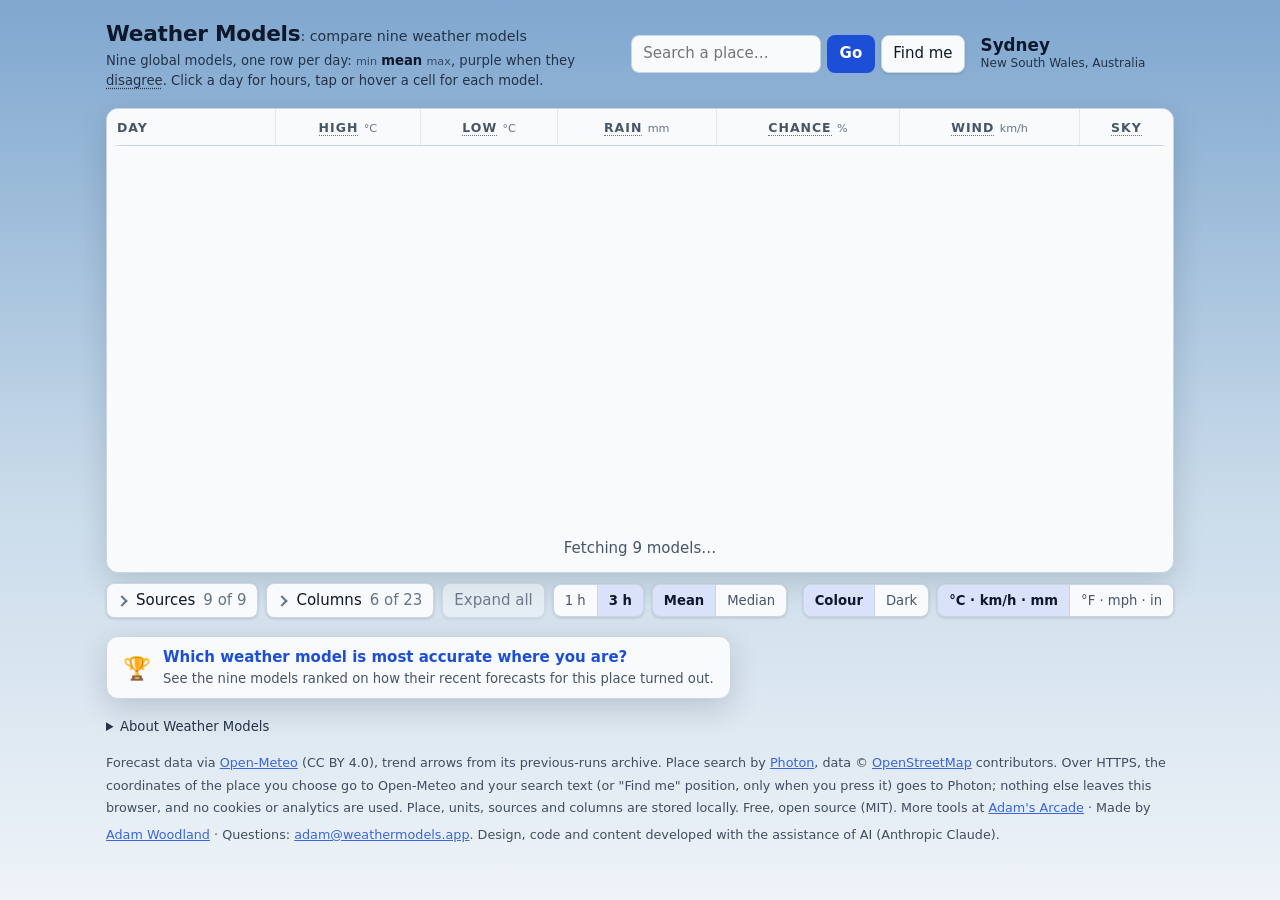
<file: index.html>
<!DOCTYPE html>
<html lang="en-GB">
<head>
<meta charset="utf-8">
<meta name="viewport" content="width=device-width, initial-scale=1">
<title>Weather Models — compare nine forecast models in one table</title>
<meta name="description" content="Compare nine weather models side by side, ECMWF, GFS, ICON, UKMO and more: the min, mean and max forecast for temperature, rain and wind, day by day. Free.">
<link rel="canonical" href="https://weathermodels.app/">

<meta property="og:type"        content="website">
<meta property="og:url"         content="https://weathermodels.app/">
<meta property="og:site_name"   content="Weather Models">
<meta property="og:title"       content="Weather Models — compare nine forecast models in one table">
<meta property="og:description" content="Every cell shows the min, mean and max across nine global weather models, one row per day. Free, no account, nothing tracked.">
<meta property="og:image"       content="https://weathermodels.app/og-image.png">
<meta property="og:image:width"  content="1200">
<meta property="og:image:height" content="630">
<meta property="og:image:alt"   content="Weather Models: a forecast table where each cell shows the minimum, mean and maximum across nine weather models">
<meta property="og:locale"      content="en_GB">
<meta name="twitter:card"        content="summary_large_image">
<meta name="twitter:title"       content="Weather Models — compare nine forecast models in one table">
<meta name="twitter:description" content="Every cell shows the min, mean and max across nine global weather models, one row per day. Free, no account, nothing tracked.">
<meta name="twitter:image"       content="https://weathermodels.app/og-image.png">
<meta name="twitter:image:alt"   content="Weather Models: a forecast table where each cell shows the minimum, mean and maximum across nine weather models">

<link rel="icon" href="/favicon.ico" sizes="48x48">
<link rel="icon" href="/favicon.svg" type="image/svg+xml">
<link rel="apple-touch-icon" href="/apple-touch-icon.png">
<link rel="manifest" href="/manifest.json">
<meta name="theme-color" content="#b7cde2">
<meta name="robots" content="index, follow">
<link rel="stylesheet" href="style.css">
<script src="theme-boot.js"></script>

<script type="application/ld+json">
{
  "@context": "https://schema.org",
  "@type": "WebApplication",
  "name": "Weather Models",
  "alternateName": ["weathermodels.app", "Mean Weather"],
  "url": "https://weathermodels.app/",
  "description": "Compare nine global weather forecast models side by side. Every cell shows the minimum, mean and maximum forecast across the models, one row per day, with hourly detail on demand. Runs entirely in the browser; free, no account, nothing tracked.",
  "applicationCategory": "UtilitiesApplication",
  "operatingSystem": "Any",
  "browserRequirements": "Requires JavaScript",
  "image": "https://weathermodels.app/og-image.png",
  "inLanguage": "en-GB",
  "isAccessibleForFree": true,
  "offers": { "@type": "Offer", "price": "0", "priceCurrency": "GBP" },
  "author": { "@type": "Person", "name": "Adam Woodland", "url": "https://adamwoodland.com/" }
}
</script>
<script type="application/ld+json">
{
 "@context": "https://schema.org",
 "@type": "FAQPage",
 "mainEntity": [
  {
   "@type": "Question",
   "name": "What do the three numbers in a cell mean?",
   "acceptedAnswer": {
    "@type": "Answer",
    "text": "The lowest, the mean (or the median, switchable in the toolbar) and the highest forecast across the weather models that are switched on. Purple outer numbers mean the models disagree by more than usual for that column. The big number is tinted by its value: blue for cold or wet, orange and red for hot, strong wind or high UV; ordinary values stay plain."
   }
  },
  {
   "@type": "Question",
   "name": "Which weather models are compared?",
   "acceptedAnswer": {
    "@type": "Answer",
    "text": "Nine global models, fetched through Open-Meteo: ECMWF IFS, ECMWF AIFS (AI), NOAA GFS, DWD ICON, Met Office UKMO, Météo-France ARPEGE, ECCC GEM, JMA and CMA GRAPES. The \"seamless\" variants blend in each agency's regional high-resolution model where one exists, so the same list works anywhere in the world. More about each one: weather models explained."
   }
  },
  {
   "@type": "Question",
   "name": "What do the small arrows mean?",
   "acceptedAnswer": {
    "@type": "Answer",
    "text": "On most number columns an arrow shows that the models' average for that day has moved since their forecast for it made three days ahead (or two, or one), using Open-Meteo's archive of previous runs: by at least 1° for temperatures and dew point, 1 mm of rain, 1 cm of snow, 5 km/h of wind (4 for the day's average, 8 for gusts), 15% cloud, 8% humidity, 3 hPa of pressure or an hour of sunshine. Only the next few days have one: further ahead, the archive has nothing older than the latest forecast to compare with. Chance, UV, visibility and the low, mid and high cloud layers have no arrow because the archive does not keep them. Hover or tap the cell for the change."
   }
  },
  {
   "@type": "Question",
   "name": "Why can the times be an hour off around a clock change?",
   "acceptedAnswer": {
    "@type": "Answer",
    "text": "Open-Meteo, which supplies the forecasts, gives every time at one fixed offset from UTC: the place's offset now. If the clocks change during the forecast, the times after the change stay on the old clock, an hour off local time, and so do the edges of those days. When that happens, the line under the place name says so. A day's rain adds up the hours stamped 00:00 to 23:00, each of which is the total for the hour before it."
   }
  },
  {
   "@type": "Question",
   "name": "Is anything tracked or uploaded?",
   "acceptedAnswer": {
    "@type": "Answer",
    "text": "Nothing is tracked: no cookies, no accounts, no analytics. Two things do leave your browser, both over HTTPS: the coordinates of the place you choose go to Open-Meteo to fetch the forecasts, and the text you type in the search box (or your position, if you press \"Find me\") goes to Photon to look the place up. Your settings are stored in this browser only."
   }
  }
 ]
}
</script>
</head>
<body>
<a class="skip" href="#main">Skip to content</a>
<svg class="sprite" xmlns="http://www.w3.org/2000/svg" aria-hidden="true" focusable="false">
  <symbol id="i-sun" viewBox="0 0 24 24"><circle cx="12" cy="12" r="4"/><path d="M12 2v2M12 20v2M2 12h2M20 12h2M4.9 4.9l1.4 1.4M17.7 17.7l1.4 1.4M4.9 19.1l1.4-1.4M17.7 6.3l1.4-1.4"/></symbol>
  <symbol id="i-partly" viewBox="0 0 24 24"><circle cx="8" cy="8" r="3"/><path d="M8 2v1.5M2 8h1.5M3.8 3.8l1 1M12.2 3.8l-1 1M3.8 12.2l1-1"/><path d="M10 21h8a3.5 3.5 0 0 0 .4-6.97A5 5 0 0 0 9 15.5 3 3 0 0 0 10 21z"/></symbol>
  <symbol id="i-cloud" viewBox="0 0 24 24"><path d="M7 19h10a4 4 0 0 0 .5-7.97A6 6 0 0 0 6.3 12.5 3.5 3.5 0 0 0 7 19z"/></symbol>
  <symbol id="i-fog" viewBox="0 0 24 24"><path d="M7 15h10a4 4 0 0 0 .5-7.97A6 6 0 0 0 6.3 8.5 3.5 3.5 0 0 0 7 15z"/><path d="M5 19h14M8 22.5h9"/></symbol>
  <symbol id="i-drizzle" viewBox="0 0 24 24"><path d="M7 16h10a4 4 0 0 0 .5-7.97A6 6 0 0 0 6.3 9.5 3.5 3.5 0 0 0 7 16z"/><path d="M9 19v2M13 19v2M17 19v2"/></symbol>
  <symbol id="i-rain" viewBox="0 0 24 24"><path d="M7 16h10a4 4 0 0 0 .5-7.97A6 6 0 0 0 6.3 9.5 3.5 3.5 0 0 0 7 16z"/><path d="M9.5 18.5l-1.5 4M13.5 18.5l-1.5 4M17.5 18.5l-1.5 4"/></symbol>
  <symbol id="i-snow" viewBox="0 0 24 24"><path d="M7 16h10a4 4 0 0 0 .5-7.97A6 6 0 0 0 6.3 9.5 3.5 3.5 0 0 0 7 16z"/><path d="M9 20.5h.01M13 20.5h.01M17 20.5h.01M11 23h.01M15 23h.01"/></symbol>
  <symbol id="i-storm" viewBox="0 0 24 24"><path d="M7 15h10a4 4 0 0 0 .5-7.97A6 6 0 0 0 6.3 8.5 3.5 3.5 0 0 0 7 15z"/><path d="M13 14l-2.5 5H14l-2.5 5"/></symbol>
  <symbol id="i-arrow" viewBox="0 0 24 24"><path d="M12 21V4M6 10l6-6 6 6"/></symbol>
</svg>

<nav id="tabs" class="tabs" aria-label="Recent places" hidden></nav>

<header class="top">
  <div class="brand">
    <h1>Weather Models<span class="h1-tail">: compare nine weather models</span></h1>
    <p class="sub">Nine global models, one row per day: <span class="k lo">min</span> <strong class="k mean">mean</strong> <span class="k hi">max</span>, purple when they <span id="disagree" class="hint" tabindex="0">disagree</span>. Click a day for hours, tap or hover a cell for each model.</p>
  </div>
  <div class="where">
    <form class="loc" id="locForm" autocomplete="off" role="search">
      <input id="locInput" type="search" placeholder="Search a place…" aria-label="Search a place" required>
      <button type="submit">Go</button>
      <button type="button" id="findMe" class="ghost" title="Use this device's location (asks permission)">Find me</button>
      <ul id="locResults" class="results" hidden></ul>
    </form>
    <div class="place">
      <h2 id="placeName">Your forecast</h2>
      <p id="placeMeta" class="meta"></p>
    </div>
  </div>
</header>

<main id="main" tabindex="-1">
  <section class="fc-wrap loading">
    <table class="fc" id="fcTable">
      <thead>
        <tr>
          <th class="when" scope="col">Day</th>
        </tr>
      </thead>
    </table>
    <p id="status" class="status" role="status"></p>
  </section>

  <button type="button" id="barToggle" class="ghost tog-panel bar-toggle" aria-expanded="false" aria-controls="bar"><span class="chev" aria-hidden="true"></span>Settings</button>
  <div class="bar" id="bar">
    <button type="button" id="srcBtn" class="ghost tog-panel" aria-expanded="false" aria-controls="srcPanel">
      <span class="chev" aria-hidden="true"></span>Sources <span id="srcCount" class="count"></span></button>
    <button type="button" id="colsBtn" class="ghost tog-panel" aria-expanded="false" aria-controls="colsPanel">
      <span class="chev" aria-hidden="true"></span>Columns <span id="colCount" class="count"></span></button>
    <button type="button" id="expandAll" class="ghost" disabled>Expand all</button>
    <div id="step" class="seg" role="group" aria-label="Hour rows" title="Hour rows when a day is expanded: every hour, or 3-hour blocks (rain and sunshine summed, the rest averaged)">
      <button type="button" data-step="1" aria-pressed="false">1 h</button>
      <button type="button" data-step="3" aria-pressed="true">3 h</button>
    </div>
    <div id="avg" class="seg" role="group" aria-label="Middle number" title="The middle number in every cell: the mean or the median of the models. Wind direction always uses a circular mean.">
      <button type="button" data-avg="mean" aria-pressed="true">Mean</button>
      <button type="button" data-avg="median" aria-pressed="false">Median</button>
    </div>
    <div id="mode" class="seg" role="group" aria-label="Colour mode" title="Colour follows the current weather at this place, day or night. Dark is plain black.">
      <button type="button" data-mode="colour" aria-pressed="true">Colour</button>
      <button type="button" data-mode="dark" aria-pressed="false">Dark</button>
    </div>
    <div id="units" class="seg" role="group" aria-label="Units">
      <button type="button" data-units="metric" aria-pressed="true">°C · km/h · mm</button>
      <button type="button" data-units="imperial" aria-pressed="false">°F · mph · in</button>
    </div>
  </div>

  <section id="srcPanel" class="panel" hidden aria-label="Forecast sources">
    <p class="hint">Untick a model to leave it out of every cell. The number is how many days ahead that model reaches here.
      All "seamless" models blend in that agency's regional high-resolution model where one exists.
      (Australia's BoM ACCESS-G is not listed: Open-Meteo has published no data for it recently.)
      <a href="/most-accurate-weather-forecast/">Which of them has been most accurate here?</a>
      <a href="/weather-models-explained/">Who runs each model, and how they differ</a></p>
    <ul id="sourceList" class="chips"></ul>
  </section>

  <section id="colsPanel" class="panel" hidden aria-label="Choose and order columns">
    <p class="hint">Tick a column to show it. Drag the handle, or use the arrows, to change the order.
      Two neighbouring columns that share an hourly value (High + Low, Wind + Wind avg) merge into one cell in the hour rows.</p>
    <ol id="colList" class="collist"></ol>
    <div class="panel-actions">
      <button type="button" id="colsReset" class="ghost">Reset to default</button>
    </div>
  </section>

  <div id="pop" class="pop" hidden role="dialog" aria-label="Details"></div>

  <noscript><p class="status">Weather Models needs JavaScript to fetch and compare the forecasts. Nothing is tracked with it.</p></noscript>

  <a class="acc-promo" href="/most-accurate-weather-forecast/">
    <span class="acc-promo-icon" aria-hidden="true">🏆</span>
    <span class="acc-promo-text"><strong>Which weather model is most accurate where you are?</strong>
      <span class="acc-promo-sub">See the nine models ranked on how their recent forecasts for this place turned out.</span></span>
  </a>

  <details class="about">
    <summary>About Weather Models</summary>
    <dl>
      <dt>What do the three numbers in a cell mean?</dt>
      <dd>The lowest, the mean (or the median, switchable in the toolbar) and the highest forecast across the weather models that are switched on. Purple outer numbers mean the models disagree by more than usual for that column. The big number is tinted by its value: blue for cold or wet, orange and red for hot, strong wind or high UV; ordinary values stay plain.</dd>
      <dt>Which weather models are compared?</dt>
      <dd>Nine global models, fetched through Open-Meteo: ECMWF IFS, ECMWF AIFS (AI), NOAA GFS, DWD ICON, Met Office UKMO, Météo-France ARPEGE, ECCC GEM, JMA and CMA GRAPES. The "seamless" variants blend in each agency's regional high-resolution model where one exists, so the same list works anywhere in the world. More about each one: <a href="/weather-models-explained/">weather models explained</a>.</dd>
      <dt>What do the small arrows mean?</dt>
      <dd>On most number columns an arrow shows that the models' average for that day has moved since their forecast for it made three days ahead (or two, or one), using Open-Meteo's archive of previous runs: by at least 1° for temperatures and dew point, 1 mm of rain, 1 cm of snow, 5 km/h of wind (4 for the day's average, 8 for gusts), 15% cloud, 8% humidity, 3 hPa of pressure or an hour of sunshine. Only the next few days have one: further ahead, the archive has nothing older than the latest forecast to compare with. Chance, UV, visibility and the low, mid and high cloud layers have no arrow because the archive does not keep them. Hover or tap the cell for the change.</dd>
      <dt>Why can the times be an hour off around a clock change?</dt>
      <dd>Open-Meteo, which supplies the forecasts, gives every time at one fixed offset from UTC: the place's offset now. If the clocks change during the forecast, the times after the change stay on the old clock, an hour off local time, and so do the edges of those days. When that happens, the line under the place name says so. A day's rain adds up the hours stamped 00:00 to 23:00, each of which is the total for the hour before it.</dd>
      <dt>Is anything tracked or uploaded?</dt>
      <dd>Nothing is tracked: no cookies, no accounts, no analytics. Two things do leave your browser, both over HTTPS: the coordinates of the place you choose go to Open-Meteo to fetch the forecasts, and the text you type in the search box (or your position, if you press "Find me") goes to Photon to look the place up. Your settings are stored in this browser only.</dd>
    </dl>
  </details>

  <p class="footer">Forecast data via <a href="https://open-meteo.com/" rel="noopener">Open-Meteo</a> (CC BY 4.0), trend arrows from its previous-runs archive.
    Place search by <a href="https://photon.komoot.io/" rel="noopener">Photon</a>, data © <a href="https://www.openstreetmap.org/copyright" rel="noopener">OpenStreetMap</a> contributors.
    Over HTTPS, the coordinates of the place you choose go to Open-Meteo and your search text (or "Find me" position, only when you press it) goes to Photon; nothing else leaves this browser, and no cookies or analytics are used. Place, units, sources and columns are stored locally.
    Free, open source (MIT). More tools at <a href="https://games.adamwoodland.com/">Adam's Arcade</a> · Made by <a href="https://adamwoodland.com/">Adam Woodland</a> · Questions: <a href="mailto:adam@weathermodels.app">adam@weathermodels.app</a>. Design, code and content developed with the assistance of AI (Anthropic Claude).</p>
</main>

<script src="app.js"></script>
</body>
</html>
</file>
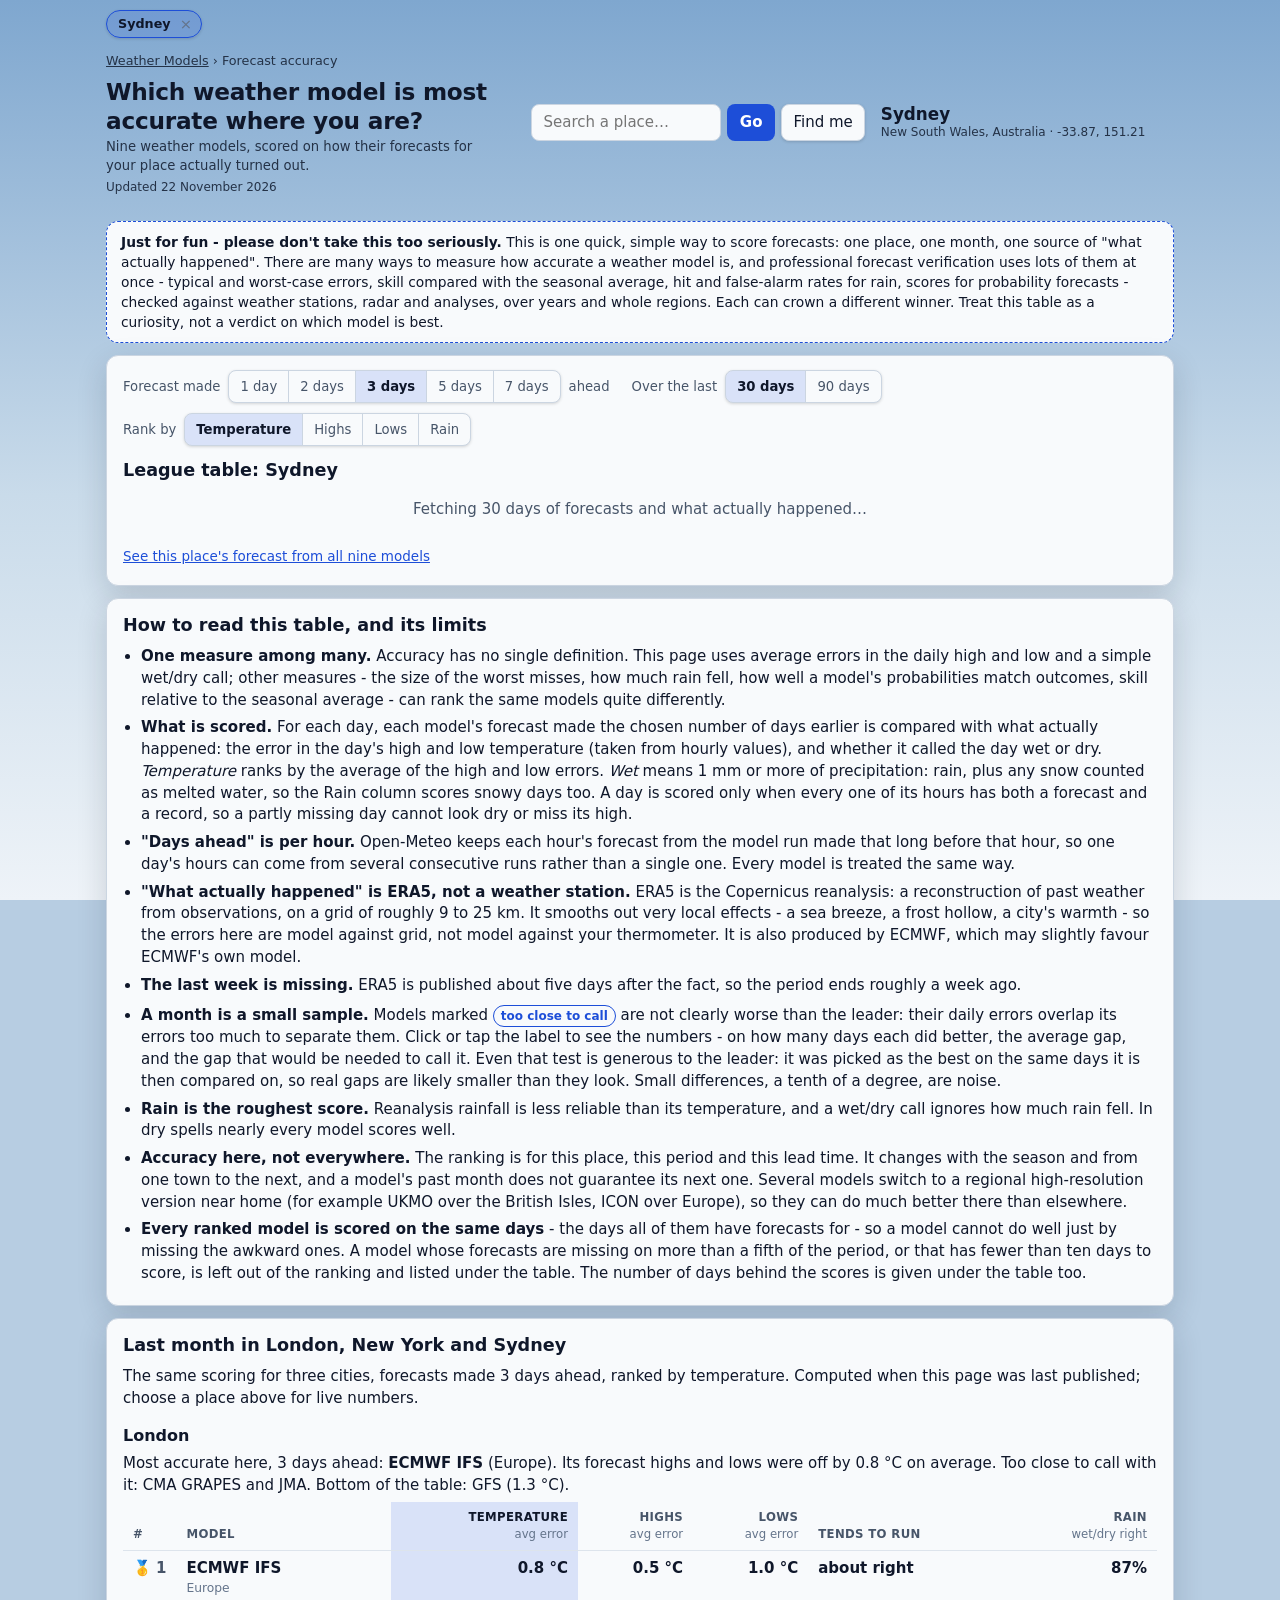
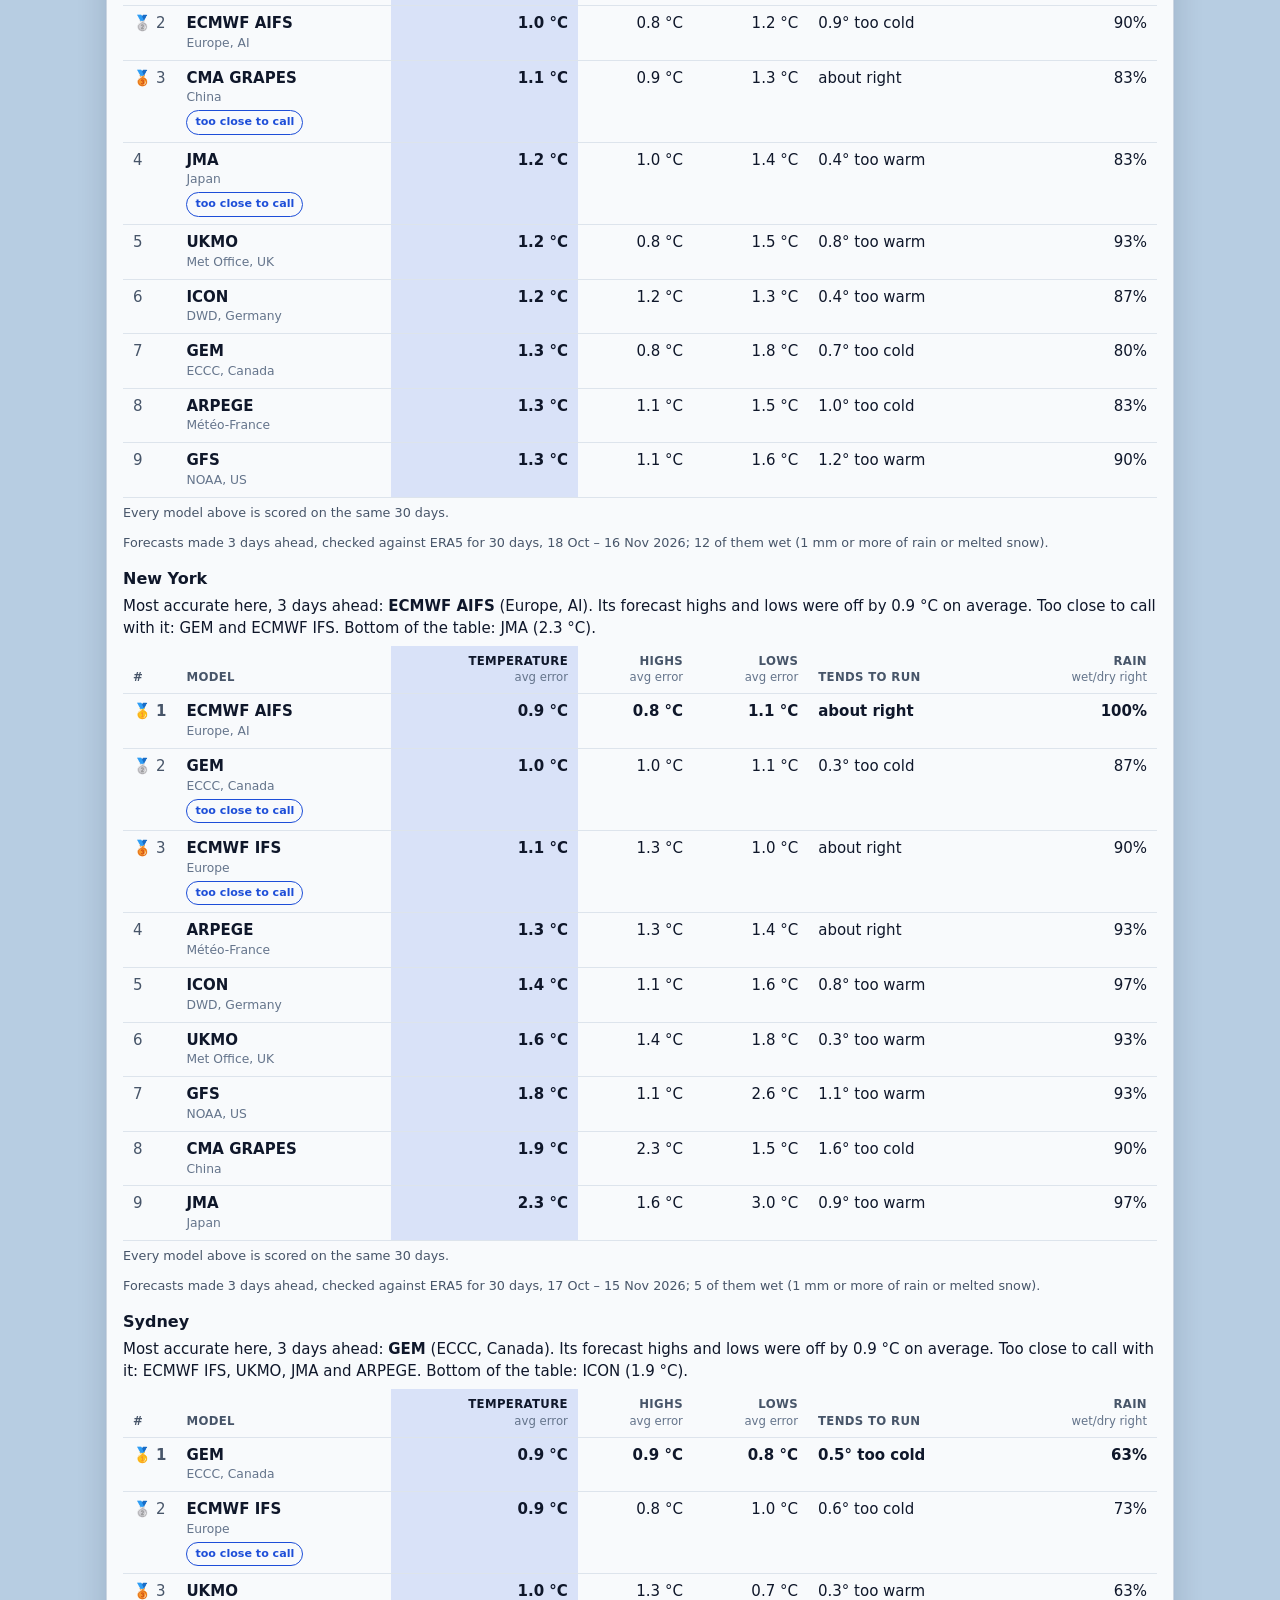
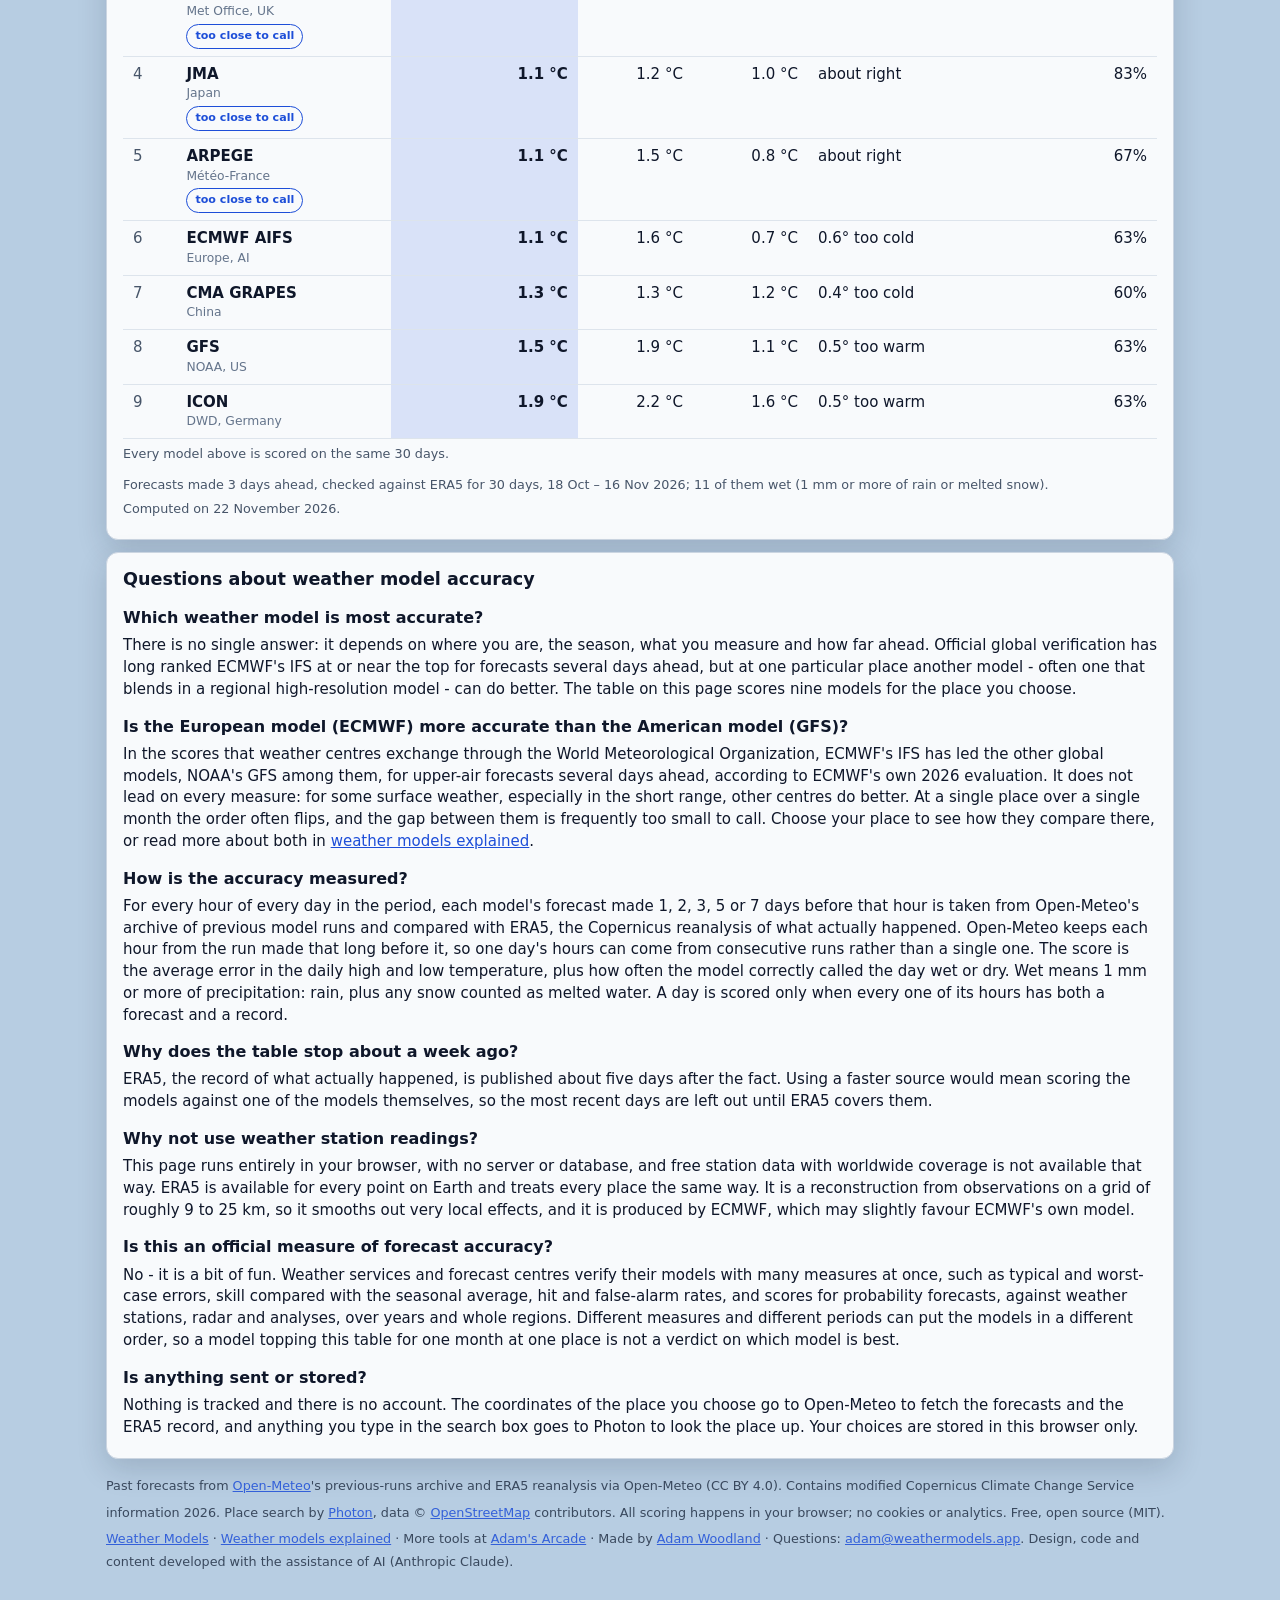
<file: most-accurate-weather-forecast/index.html>
<!DOCTYPE html>
<html lang="en-GB">
<head>
<meta charset="utf-8">
<meta name="viewport" content="width=device-width, initial-scale=1">
<title>Most accurate weather model where you are: 9 forecasts scored</title>
<meta name="description" content="Which weather model is most accurate where you live? Nine models, ECMWF, GFS, ICON, UKMO and more, scored on what really happened over the last month.">
<link rel="canonical" href="https://weathermodels.app/most-accurate-weather-forecast/">

<meta property="og:type"        content="website">
<meta property="og:url"         content="https://weathermodels.app/most-accurate-weather-forecast/">
<meta property="og:site_name"   content="Weather Models">
<meta property="og:title"       content="Which weather model is most accurate where you are?">
<meta property="og:description" content="Nine weather models - ECMWF, GFS, ICON, UKMO and more - ranked on how their forecasts for your place turned out.">
<meta property="og:image"       content="https://weathermodels.app/og-accuracy.png">
<meta property="og:image:width"  content="1200">
<meta property="og:image:height" content="630">
<meta property="og:image:alt"   content="Weather Models: a league table of nine weather models ranked on how accurate their forecasts were for London">
<meta property="og:locale"      content="en_GB">
<meta name="twitter:card"        content="summary_large_image">
<meta name="twitter:title"       content="Which weather model is most accurate where you are?">
<meta name="twitter:description" content="Nine weather models ranked on how their forecasts for your place turned out.">
<meta name="twitter:image"       content="https://weathermodels.app/og-accuracy.png">
<meta name="twitter:image:alt"   content="Weather Models: a league table of nine weather models ranked on how accurate their forecasts were for London">

<link rel="icon" href="/favicon.ico" sizes="48x48">
<link rel="icon" href="/favicon.svg" type="image/svg+xml">
<link rel="apple-touch-icon" href="/apple-touch-icon.png">
<meta name="theme-color" content="#b7cde2">
<meta name="robots" content="index, follow">
<link rel="stylesheet" href="/style.css">
<link rel="stylesheet" href="/accuracy.css">
<script src="/theme-boot.js"></script>

<script type="application/ld+json">
{
  "@context": "https://schema.org",
  "@graph": [
    {
      "@type": "BreadcrumbList",
      "itemListElement": [
        {
          "@type": "ListItem",
          "position": 1,
          "name": "Weather Models",
          "item": "https://weathermodels.app/"
        },
        {
          "@type": "ListItem",
          "position": 2,
          "name": "Most accurate weather forecast",
          "item": "https://weathermodels.app/most-accurate-weather-forecast/"
        }
      ]
    },
    {
      "@type": "WebPage",
      "@id": "https://weathermodels.app/most-accurate-weather-forecast/",
      "url": "https://weathermodels.app/most-accurate-weather-forecast/",
      "name": "Which weather model is most accurate where you are?",
      "description": "Nine global weather models ranked on how their forecasts for a chosen place turned out over the last month, scored against ERA5 reanalysis in the browser.",
      "isPartOf": {
        "@type": "WebSite",
        "name": "Weather Models",
        "url": "https://weathermodels.app/"
      },
      "image": "https://weathermodels.app/og-accuracy.png",
      "dateModified": "2026-11-22",
      "author": {
        "@type": "Person",
        "name": "Adam Woodland",
        "url": "https://adamwoodland.com/"
      },
      "inLanguage": "en-GB"
    },
    {
      "@type": "FAQPage",
      "mainEntity": [
        {
          "@type": "Question",
          "name": "Which weather model is most accurate?",
          "acceptedAnswer": {
            "@type": "Answer",
            "text": "There is no single answer: it depends on where you are, the season, what you measure and how far ahead. Official global verification has long ranked ECMWF's IFS at or near the top for forecasts several days ahead, but at one particular place another model - often one that blends in a regional high-resolution model - can do better. The table on this page scores nine models for the place you choose."
          }
        },
        {
          "@type": "Question",
          "name": "Is the European model (ECMWF) more accurate than the American model (GFS)?",
          "acceptedAnswer": {
            "@type": "Answer",
            "text": "In the scores that weather centres exchange through the World Meteorological Organization, ECMWF's IFS has led the other global models, NOAA's GFS among them, for upper-air forecasts several days ahead, according to ECMWF's own 2026 evaluation. It does not lead on every measure: for some surface weather, especially in the short range, other centres do better. At a single place over a single month the order often flips, and the gap between them is frequently too small to call. Choose your place to see how they compare there, or read more about both in weather models explained."
          }
        },
        {
          "@type": "Question",
          "name": "How is the accuracy measured?",
          "acceptedAnswer": {
            "@type": "Answer",
            "text": "For every hour of every day in the period, each model's forecast made 1, 2, 3, 5 or 7 days before that hour is taken from Open-Meteo's archive of previous model runs and compared with ERA5, the Copernicus reanalysis of what actually happened. Open-Meteo keeps each hour from the run made that long before it, so one day's hours can come from consecutive runs rather than a single one. The score is the average error in the daily high and low temperature, plus how often the model correctly called the day wet or dry. Wet means 1 mm or more of precipitation: rain, plus any snow counted as melted water. A day is scored only when every one of its hours has both a forecast and a record."
          }
        },
        {
          "@type": "Question",
          "name": "Why does the table stop about a week ago?",
          "acceptedAnswer": {
            "@type": "Answer",
            "text": "ERA5, the record of what actually happened, is published about five days after the fact. Using a faster source would mean scoring the models against one of the models themselves, so the most recent days are left out until ERA5 covers them."
          }
        },
        {
          "@type": "Question",
          "name": "Why not use weather station readings?",
          "acceptedAnswer": {
            "@type": "Answer",
            "text": "This page runs entirely in your browser, with no server or database, and free station data with worldwide coverage is not available that way. ERA5 is available for every point on Earth and treats every place the same way. It is a reconstruction from observations on a grid of roughly 9 to 25 km, so it smooths out very local effects, and it is produced by ECMWF, which may slightly favour ECMWF's own model."
          }
        },
        {
          "@type": "Question",
          "name": "Is this an official measure of forecast accuracy?",
          "acceptedAnswer": {
            "@type": "Answer",
            "text": "No - it is a bit of fun. Weather services and forecast centres verify their models with many measures at once, such as typical and worst-case errors, skill compared with the seasonal average, hit and false-alarm rates, and scores for probability forecasts, against weather stations, radar and analyses, over years and whole regions. Different measures and different periods can put the models in a different order, so a model topping this table for one month at one place is not a verdict on which model is best."
          }
        },
        {
          "@type": "Question",
          "name": "Is anything sent or stored?",
          "acceptedAnswer": {
            "@type": "Answer",
            "text": "Nothing is tracked and there is no account. The coordinates of the place you choose go to Open-Meteo to fetch the forecasts and the ERA5 record, and anything you type in the search box goes to Photon to look the place up. Your choices are stored in this browser only."
          }
        }
      ]
    }
  ]
}
</script>
</head>
<body>
<a class="skip" href="#main">Skip to content</a>

<nav id="tabs" class="tabs" aria-label="Recent places" hidden></nav>

<header class="top">
  <div class="brand">
    <p class="crumb"><a href="/">Weather Models</a> <span aria-hidden="true">›</span> Forecast accuracy</p>
    <h1>Which weather model is most accurate where you are?</h1>
    <p class="sub">Nine weather models, scored on how their forecasts for your place actually turned out.</p>
    <p class="acc-updated">Updated <!-- snap:updated -->22 November 2026<!-- /snap:updated --></p>
  </div>
  <div class="where">
    <form class="loc" id="locForm" autocomplete="off" role="search">
      <input id="locInput" type="search" placeholder="Search a place…" aria-label="Search a place" required>
      <button type="submit">Go</button>
      <button type="button" id="findMe" class="ghost" title="Use this device's location (asks permission)">Find me</button>
      <ul id="locResults" class="results" hidden></ul>
    </form>
    <div class="place">
      <h2 id="placeName">Choose a place</h2>
      <p id="placeMeta" class="meta">Search above, or press Find me</p>
    </div>
  </div>
</header>

<main id="main" tabindex="-1">
  <aside class="acc-fun" aria-label="Before you read the table">
    <p><strong>Just for fun - please don't take this too seriously.</strong> This is one quick, simple way to score forecasts: one place, one month, one source of "what actually happened". There are many ways to measure how accurate a weather model is, and professional forecast verification uses lots of them at once - typical and worst-case errors, skill compared with the seasonal average, hit and false-alarm rates for rain, scores for probability forecasts - checked against weather stations, radar and analyses, over years and whole regions. Each can crown a different winner. Treat this table as a curiosity, not a verdict on which model is best.</p>
  </aside>

  <section class="acc-card" aria-labelledby="tableTitle">
    <div class="acc-controls">
      <div class="acc-ctl"><span class="acc-lbl" id="leadLbl">Forecast made</span>
        <div id="lead" class="seg" role="group" aria-labelledby="leadLbl">
          <button type="button" data-lead="1" aria-pressed="false">1 day</button>
          <button type="button" data-lead="2" aria-pressed="false">2 days</button>
          <button type="button" data-lead="3" aria-pressed="true">3 days</button>
          <button type="button" data-lead="5" aria-pressed="false">5 days</button>
          <button type="button" data-lead="7" aria-pressed="false">7 days</button>
        </div><span class="acc-lbl">ahead</span></div>
      <div class="acc-ctl"><span class="acc-lbl" id="periodLbl">Over the last</span>
        <div id="period" class="seg" role="group" aria-labelledby="periodLbl">
          <button type="button" data-period="30" aria-pressed="true">30 days</button>
          <button type="button" data-period="90" aria-pressed="false">90 days</button>
        </div></div>
      <div class="acc-ctl"><span class="acc-lbl" id="byLbl">Rank by</span>
        <div id="by" class="seg" role="group" aria-labelledby="byLbl">
          <button type="button" data-by="temp" aria-pressed="true">Temperature</button>
          <button type="button" data-by="hi" aria-pressed="false">Highs</button>
          <button type="button" data-by="lo" aria-pressed="false">Lows</button>
          <button type="button" data-by="rain" aria-pressed="false">Rain</button>
        </div></div>
    </div>
    <h2 id="tableTitle" class="acc-title">League table</h2>
    <p id="summary" class="acc-summary"></p>
    <div id="tableWrap" class="acc-wrap"></div>
    <p id="caption" class="acc-caption"></p>
    <p id="status" class="status" role="status">Search for a place above, or press Find me, to score the models there.</p>
    <p class="acc-links"><a id="toForecast" href="/">See this place's forecast from all nine models</a></p>
  </section>

  <noscript><p class="status">The league table needs JavaScript: your browser fetches the forecasts and does the scoring itself, and nothing is tracked. The examples below were computed when this page was published.</p></noscript>

  <section class="acc-card acc-text" aria-labelledby="limitsTitle">
    <h2 id="limitsTitle">How to read this table, and its limits</h2>
    <ul>
      <li><strong>One measure among many.</strong> Accuracy has no single definition. This page uses average errors in the daily high and low and a simple wet/dry call; other measures - the size of the worst misses, how much rain fell, how well a model's probabilities match outcomes, skill relative to the seasonal average - can rank the same models quite differently.</li>
      <li><strong>What is scored.</strong> For each day, each model's forecast made the chosen number of days earlier is compared with what actually happened: the error in the day's high and low temperature (taken from hourly values), and whether it called the day wet or dry. <em>Temperature</em> ranks by the average of the high and low errors. <em>Wet</em> means 1 mm or more of precipitation: rain, plus any snow counted as melted water, so the Rain column scores snowy days too. A day is scored only when every one of its hours has both a forecast and a record, so a partly missing day cannot look dry or miss its high.</li>
      <li><strong>"Days ahead" is per hour.</strong> Open-Meteo keeps each hour's forecast from the model run made that long before that hour, so one day's hours can come from several consecutive runs rather than a single one. Every model is treated the same way.</li>
      <li><strong>"What actually happened" is ERA5, not a weather station.</strong> ERA5 is the Copernicus reanalysis: a reconstruction of past weather from observations, on a grid of roughly 9 to 25 km. It smooths out very local effects - a sea breeze, a frost hollow, a city's warmth - so the errors here are model against grid, not model against your thermometer. It is also produced by ECMWF, which may slightly favour ECMWF's own model.</li>
      <li><strong>The last week is missing.</strong> ERA5 is published about five days after the fact, so the period ends roughly a week ago.</li>
      <li><strong>A month is a small sample.</strong> Models marked <span class="acc-tie acc-tie-label">too close to call</span> are not clearly worse than the leader: their daily errors overlap its errors too much to separate them. Click or tap the label to see the numbers - on how many days each did better, the average gap, and the gap that would be needed to call it. Even that test is generous to the leader: it was picked as the best on the same days it is then compared on, so real gaps are likely smaller than they look. Small differences, a tenth of a degree, are noise.</li>
      <li><strong>Rain is the roughest score.</strong> Reanalysis rainfall is less reliable than its temperature, and a wet/dry call ignores how much rain fell. In dry spells nearly every model scores well.</li>
      <li><strong>Accuracy here, not everywhere.</strong> The ranking is for this place, this period and this lead time. It changes with the season and from one town to the next, and a model's past month does not guarantee its next one. Several models switch to a regional high-resolution version near home (for example UKMO over the British Isles, ICON over Europe), so they can do much better there than elsewhere.</li>
      <li><strong>Every ranked model is scored on the same days</strong> - the days all of them have forecasts for - so a model cannot do well just by missing the awkward ones. A model whose forecasts are missing on more than a fifth of the period, or that has fewer than ten days to score, is left out of the ranking and listed under the table. The number of days behind the scores is given under the table too.</li>
    </ul>
  </section>

  <section class="acc-card acc-text" aria-labelledby="examplesTitle">
    <h2 id="examplesTitle">Last month in London, New York and Sydney</h2>
    <p>The same scoring for three cities, forecasts made 3 days ahead, ranked by temperature. Computed when this page was last published; choose a place above for live numbers.</p>
    <div id="examples"><!-- snap:examples --><div class="acc-example"><h3>London</h3><p class="acc-summary">Most accurate here, 3 days ahead: <strong>ECMWF IFS</strong> (Europe). Its forecast highs and lows were off by 0.8 °C on average. Too close to call with it: CMA GRAPES and JMA. Bottom of the table: GFS (1.3 °C).</p><div class="acc-wrap"><table class="acc"><thead><tr><th scope="col" class="pos">#</th><th scope="col">Model</th><th scope="col" class="num ranked">Temperature<span class="u">avg error</span></th><th scope="col" class="num">Highs<span class="u">avg error</span></th><th scope="col" class="num">Lows<span class="u">avg error</span></th><th scope="col">Tends to run</th><th scope="col" class="num" title="Wet: 1 mm or more of precipitation in the day - rain, plus any snow counted as melted water">Rain<span class="u">wet/dry right</span></th></tr></thead><tbody><tr class="lead"><td class="pos"><span class="medal" aria-hidden="true">🥇</span>1</td><th scope="row">ECMWF IFS<span class="org">Europe</span></th><td class="num ranked">0.8 °C</td><td class="num">0.5 °C</td><td class="num">1.0 °C</td><td>about right</td><td class="num">87%</td></tr><tr class=""><td class="pos"><span class="medal" aria-hidden="true">🥈</span>2</td><th scope="row">ECMWF AIFS<span class="org">Europe, AI</span></th><td class="num ranked">1.0 °C</td><td class="num">0.8 °C</td><td class="num">1.2 °C</td><td>0.9° too cold</td><td class="num">90%</td></tr><tr class="tie"><td class="pos"><span class="medal" aria-hidden="true">🥉</span>3</td><th scope="row">CMA GRAPES<span class="org">China</span><button type="button" class="acc-tie" aria-haspopup="dialog" aria-controls="accPop" aria-expanded="false" data-detail="CMA GRAPES vs ECMWF IFS, the leader
Compared on 30 days, using the temperature error (the average of its high and low errors). CMA GRAPES was further out than ECMWF IFS on 21 days, closer on 8 and level on 1.
On average it was 0.30 °C further out. To count as clearly worse, that average gap would need to be more than 0.37 °C.
The daily differences jump about and come in spells, so these 30 days are worth about 19 independent ones. The gap is inside the margin that noise alone could produce, so the two cannot be told apart on this data." title="Compared on 30 days, using the temperature error (the average of its high and low errors). CMA GRAPES was further out than ECMWF IFS on 21 days, closer on 8 and level on 1. On average it was 0.30 °C further out. To count as clearly worse, that average gap would need to be more than 0.37 °C. The daily differences jump about and come in spells, so these 30 days are worth about 19 independent ones. The gap is inside the margin that noise alone could produce, so the two cannot be told apart on this data.">too close to call</button></th><td class="num ranked">1.1 °C</td><td class="num">0.9 °C</td><td class="num">1.3 °C</td><td>about right</td><td class="num">83%</td></tr><tr class="tie"><td class="pos">4</td><th scope="row">JMA<span class="org">Japan</span><button type="button" class="acc-tie" aria-haspopup="dialog" aria-controls="accPop" aria-expanded="false" data-detail="JMA vs ECMWF IFS, the leader
Compared on 30 days, using the temperature error (the average of its high and low errors). JMA was further out than ECMWF IFS on 20 days, closer on 10.
On average it was 0.38 °C further out. To count as clearly worse, that average gap would need to be more than 0.40 °C.
The daily differences jump about and come in spells, so these 30 days are worth about 21 independent ones. The gap is inside the margin that noise alone could produce, so the two cannot be told apart on this data." title="Compared on 30 days, using the temperature error (the average of its high and low errors). JMA was further out than ECMWF IFS on 20 days, closer on 10. On average it was 0.38 °C further out. To count as clearly worse, that average gap would need to be more than 0.40 °C. The daily differences jump about and come in spells, so these 30 days are worth about 21 independent ones. The gap is inside the margin that noise alone could produce, so the two cannot be told apart on this data.">too close to call</button></th><td class="num ranked">1.2 °C</td><td class="num">1.0 °C</td><td class="num">1.4 °C</td><td>0.4° too warm</td><td class="num">83%</td></tr><tr class=""><td class="pos">5</td><th scope="row">UKMO<span class="org">Met Office, UK</span></th><td class="num ranked">1.2 °C</td><td class="num">0.8 °C</td><td class="num">1.5 °C</td><td>0.8° too warm</td><td class="num">93%</td></tr><tr class=""><td class="pos">6</td><th scope="row">ICON<span class="org">DWD, Germany</span></th><td class="num ranked">1.2 °C</td><td class="num">1.2 °C</td><td class="num">1.3 °C</td><td>0.4° too warm</td><td class="num">87%</td></tr><tr class=""><td class="pos">7</td><th scope="row">GEM<span class="org">ECCC, Canada</span></th><td class="num ranked">1.3 °C</td><td class="num">0.8 °C</td><td class="num">1.8 °C</td><td>0.7° too cold</td><td class="num">80%</td></tr><tr class=""><td class="pos">8</td><th scope="row">ARPEGE<span class="org">Météo-France</span></th><td class="num ranked">1.3 °C</td><td class="num">1.1 °C</td><td class="num">1.5 °C</td><td>1.0° too cold</td><td class="num">83%</td></tr><tr class=""><td class="pos">9</td><th scope="row">GFS<span class="org">NOAA, US</span></th><td class="num ranked">1.3 °C</td><td class="num">1.1 °C</td><td class="num">1.6 °C</td><td>1.2° too warm</td><td class="num">90%</td></tr></tbody></table><p class="acc-note">Every model above is scored on the same 30 days.</p></div><p class="acc-caption">Forecasts made 3 days ahead, checked against ERA5 for 30 days, 18 Oct – 16 Nov 2026; 12 of them wet (1 mm or more of rain or melted snow).</p></div><div class="acc-example"><h3>New York</h3><p class="acc-summary">Most accurate here, 3 days ahead: <strong>ECMWF AIFS</strong> (Europe, AI). Its forecast highs and lows were off by 0.9 °C on average. Too close to call with it: GEM and ECMWF IFS. Bottom of the table: JMA (2.3 °C).</p><div class="acc-wrap"><table class="acc"><thead><tr><th scope="col" class="pos">#</th><th scope="col">Model</th><th scope="col" class="num ranked">Temperature<span class="u">avg error</span></th><th scope="col" class="num">Highs<span class="u">avg error</span></th><th scope="col" class="num">Lows<span class="u">avg error</span></th><th scope="col">Tends to run</th><th scope="col" class="num" title="Wet: 1 mm or more of precipitation in the day - rain, plus any snow counted as melted water">Rain<span class="u">wet/dry right</span></th></tr></thead><tbody><tr class="lead"><td class="pos"><span class="medal" aria-hidden="true">🥇</span>1</td><th scope="row">ECMWF AIFS<span class="org">Europe, AI</span></th><td class="num ranked">0.9 °C</td><td class="num">0.8 °C</td><td class="num">1.1 °C</td><td>about right</td><td class="num">100%</td></tr><tr class="tie"><td class="pos"><span class="medal" aria-hidden="true">🥈</span>2</td><th scope="row">GEM<span class="org">ECCC, Canada</span><button type="button" class="acc-tie" aria-haspopup="dialog" aria-controls="accPop" aria-expanded="false" data-detail="GEM vs ECMWF AIFS, the leader
Compared on 30 days, using the temperature error (the average of its high and low errors). GEM was further out than ECMWF AIFS on 15 days, closer on 15.
On average it was 0.13 °C further out. To count as clearly worse, that average gap would need to be more than 0.39 °C.
The daily differences jump about and come in spells, so these 30 days are worth about 16 independent ones. The gap is inside the margin that noise alone could produce, so the two cannot be told apart on this data." title="Compared on 30 days, using the temperature error (the average of its high and low errors). GEM was further out than ECMWF AIFS on 15 days, closer on 15. On average it was 0.13 °C further out. To count as clearly worse, that average gap would need to be more than 0.39 °C. The daily differences jump about and come in spells, so these 30 days are worth about 16 independent ones. The gap is inside the margin that noise alone could produce, so the two cannot be told apart on this data.">too close to call</button></th><td class="num ranked">1.0 °C</td><td class="num">1.0 °C</td><td class="num">1.1 °C</td><td>0.3° too cold</td><td class="num">87%</td></tr><tr class="tie"><td class="pos"><span class="medal" aria-hidden="true">🥉</span>3</td><th scope="row">ECMWF IFS<span class="org">Europe</span><button type="button" class="acc-tie" aria-haspopup="dialog" aria-controls="accPop" aria-expanded="false" data-detail="ECMWF IFS vs ECMWF AIFS, the leader
Compared on 30 days, using the temperature error (the average of its high and low errors). ECMWF IFS was further out than ECMWF AIFS on 16 days, closer on 13 and level on 1.
On average it was 0.20 °C further out. To count as clearly worse, that average gap would need to be more than 0.24 °C.
The daily differences jump about and come in spells, so these 30 days are worth about 24 independent ones. The gap is inside the margin that noise alone could produce, so the two cannot be told apart on this data." title="Compared on 30 days, using the temperature error (the average of its high and low errors). ECMWF IFS was further out than ECMWF AIFS on 16 days, closer on 13 and level on 1. On average it was 0.20 °C further out. To count as clearly worse, that average gap would need to be more than 0.24 °C. The daily differences jump about and come in spells, so these 30 days are worth about 24 independent ones. The gap is inside the margin that noise alone could produce, so the two cannot be told apart on this data.">too close to call</button></th><td class="num ranked">1.1 °C</td><td class="num">1.3 °C</td><td class="num">1.0 °C</td><td>about right</td><td class="num">90%</td></tr><tr class=""><td class="pos">4</td><th scope="row">ARPEGE<span class="org">Météo-France</span></th><td class="num ranked">1.3 °C</td><td class="num">1.3 °C</td><td class="num">1.4 °C</td><td>about right</td><td class="num">93%</td></tr><tr class=""><td class="pos">5</td><th scope="row">ICON<span class="org">DWD, Germany</span></th><td class="num ranked">1.4 °C</td><td class="num">1.1 °C</td><td class="num">1.6 °C</td><td>0.8° too warm</td><td class="num">97%</td></tr><tr class=""><td class="pos">6</td><th scope="row">UKMO<span class="org">Met Office, UK</span></th><td class="num ranked">1.6 °C</td><td class="num">1.4 °C</td><td class="num">1.8 °C</td><td>0.3° too warm</td><td class="num">93%</td></tr><tr class=""><td class="pos">7</td><th scope="row">GFS<span class="org">NOAA, US</span></th><td class="num ranked">1.8 °C</td><td class="num">1.1 °C</td><td class="num">2.6 °C</td><td>1.1° too warm</td><td class="num">93%</td></tr><tr class=""><td class="pos">8</td><th scope="row">CMA GRAPES<span class="org">China</span></th><td class="num ranked">1.9 °C</td><td class="num">2.3 °C</td><td class="num">1.5 °C</td><td>1.6° too cold</td><td class="num">90%</td></tr><tr class=""><td class="pos">9</td><th scope="row">JMA<span class="org">Japan</span></th><td class="num ranked">2.3 °C</td><td class="num">1.6 °C</td><td class="num">3.0 °C</td><td>0.9° too warm</td><td class="num">97%</td></tr></tbody></table><p class="acc-note">Every model above is scored on the same 30 days.</p></div><p class="acc-caption">Forecasts made 3 days ahead, checked against ERA5 for 30 days, 17 Oct – 15 Nov 2026; 5 of them wet (1 mm or more of rain or melted snow).</p></div><div class="acc-example"><h3>Sydney</h3><p class="acc-summary">Most accurate here, 3 days ahead: <strong>GEM</strong> (ECCC, Canada). Its forecast highs and lows were off by 0.9 °C on average. Too close to call with it: ECMWF IFS, UKMO, JMA and ARPEGE. Bottom of the table: ICON (1.9 °C).</p><div class="acc-wrap"><table class="acc"><thead><tr><th scope="col" class="pos">#</th><th scope="col">Model</th><th scope="col" class="num ranked">Temperature<span class="u">avg error</span></th><th scope="col" class="num">Highs<span class="u">avg error</span></th><th scope="col" class="num">Lows<span class="u">avg error</span></th><th scope="col">Tends to run</th><th scope="col" class="num" title="Wet: 1 mm or more of precipitation in the day - rain, plus any snow counted as melted water">Rain<span class="u">wet/dry right</span></th></tr></thead><tbody><tr class="lead"><td class="pos"><span class="medal" aria-hidden="true">🥇</span>1</td><th scope="row">GEM<span class="org">ECCC, Canada</span></th><td class="num ranked">0.9 °C</td><td class="num">0.9 °C</td><td class="num">0.8 °C</td><td>0.5° too cold</td><td class="num">63%</td></tr><tr class="tie"><td class="pos"><span class="medal" aria-hidden="true">🥈</span>2</td><th scope="row">ECMWF IFS<span class="org">Europe</span><button type="button" class="acc-tie" aria-haspopup="dialog" aria-controls="accPop" aria-expanded="false" data-detail="ECMWF IFS vs GEM, the leader
Compared on 30 days, using the temperature error (the average of its high and low errors). ECMWF IFS was further out than GEM on 15 days, closer on 14 and level on 1.
On average it was 0.00 °C further out. To count as clearly worse, that average gap would need to be more than 0.20 °C.
The daily differences jump about and come in spells, so these 30 days are worth about 30 independent ones. The gap is inside the margin that noise alone could produce, so the two cannot be told apart on this data." title="Compared on 30 days, using the temperature error (the average of its high and low errors). ECMWF IFS was further out than GEM on 15 days, closer on 14 and level on 1. On average it was 0.00 °C further out. To count as clearly worse, that average gap would need to be more than 0.20 °C. The daily differences jump about and come in spells, so these 30 days are worth about 30 independent ones. The gap is inside the margin that noise alone could produce, so the two cannot be told apart on this data.">too close to call</button></th><td class="num ranked">0.9 °C</td><td class="num">0.8 °C</td><td class="num">1.0 °C</td><td>0.6° too cold</td><td class="num">73%</td></tr><tr class="tie"><td class="pos"><span class="medal" aria-hidden="true">🥉</span>3</td><th scope="row">UKMO<span class="org">Met Office, UK</span><button type="button" class="acc-tie" aria-haspopup="dialog" aria-controls="accPop" aria-expanded="false" data-detail="UKMO vs GEM, the leader
Compared on 30 days, using the temperature error (the average of its high and low errors). UKMO was further out than GEM on 16 days, closer on 14.
On average it was 0.10 °C further out. To count as clearly worse, that average gap would need to be more than 0.32 °C.
The daily differences jump about and come in spells, so these 30 days are worth about 30 independent ones. The gap is inside the margin that noise alone could produce, so the two cannot be told apart on this data." title="Compared on 30 days, using the temperature error (the average of its high and low errors). UKMO was further out than GEM on 16 days, closer on 14. On average it was 0.10 °C further out. To count as clearly worse, that average gap would need to be more than 0.32 °C. The daily differences jump about and come in spells, so these 30 days are worth about 30 independent ones. The gap is inside the margin that noise alone could produce, so the two cannot be told apart on this data.">too close to call</button></th><td class="num ranked">1.0 °C</td><td class="num">1.3 °C</td><td class="num">0.7 °C</td><td>0.3° too warm</td><td class="num">63%</td></tr><tr class="tie"><td class="pos">4</td><th scope="row">JMA<span class="org">Japan</span><button type="button" class="acc-tie" aria-haspopup="dialog" aria-controls="accPop" aria-expanded="false" data-detail="JMA vs GEM, the leader
Compared on 30 days, using the temperature error (the average of its high and low errors). JMA was further out than GEM on 20 days, closer on 10.
On average it was 0.27 °C further out. To count as clearly worse, that average gap would need to be more than 0.27 °C.
The daily differences jump about and come in spells, so these 30 days are worth about 22 independent ones. The gap is inside the margin that noise alone could produce, so the two cannot be told apart on this data." title="Compared on 30 days, using the temperature error (the average of its high and low errors). JMA was further out than GEM on 20 days, closer on 10. On average it was 0.27 °C further out. To count as clearly worse, that average gap would need to be more than 0.27 °C. The daily differences jump about and come in spells, so these 30 days are worth about 22 independent ones. The gap is inside the margin that noise alone could produce, so the two cannot be told apart on this data.">too close to call</button></th><td class="num ranked">1.1 °C</td><td class="num">1.2 °C</td><td class="num">1.0 °C</td><td>about right</td><td class="num">83%</td></tr><tr class="tie"><td class="pos">5</td><th scope="row">ARPEGE<span class="org">Météo-France</span><button type="button" class="acc-tie" aria-haspopup="dialog" aria-controls="accPop" aria-expanded="false" data-detail="ARPEGE vs GEM, the leader
Compared on 30 days, using the temperature error (the average of its high and low errors). ARPEGE was further out than GEM on 17 days, closer on 12 and level on 1.
On average it was 0.29 °C further out. To count as clearly worse, that average gap would need to be more than 0.41 °C.
The daily differences jump about and come in spells, so these 30 days are worth about 16 independent ones. The gap is inside the margin that noise alone could produce, so the two cannot be told apart on this data." title="Compared on 30 days, using the temperature error (the average of its high and low errors). ARPEGE was further out than GEM on 17 days, closer on 12 and level on 1. On average it was 0.29 °C further out. To count as clearly worse, that average gap would need to be more than 0.41 °C. The daily differences jump about and come in spells, so these 30 days are worth about 16 independent ones. The gap is inside the margin that noise alone could produce, so the two cannot be told apart on this data.">too close to call</button></th><td class="num ranked">1.1 °C</td><td class="num">1.5 °C</td><td class="num">0.8 °C</td><td>about right</td><td class="num">67%</td></tr><tr class=""><td class="pos">6</td><th scope="row">ECMWF AIFS<span class="org">Europe, AI</span></th><td class="num ranked">1.1 °C</td><td class="num">1.6 °C</td><td class="num">0.7 °C</td><td>0.6° too cold</td><td class="num">63%</td></tr><tr class=""><td class="pos">7</td><th scope="row">CMA GRAPES<span class="org">China</span></th><td class="num ranked">1.3 °C</td><td class="num">1.3 °C</td><td class="num">1.2 °C</td><td>0.4° too cold</td><td class="num">60%</td></tr><tr class=""><td class="pos">8</td><th scope="row">GFS<span class="org">NOAA, US</span></th><td class="num ranked">1.5 °C</td><td class="num">1.9 °C</td><td class="num">1.1 °C</td><td>0.5° too warm</td><td class="num">63%</td></tr><tr class=""><td class="pos">9</td><th scope="row">ICON<span class="org">DWD, Germany</span></th><td class="num ranked">1.9 °C</td><td class="num">2.2 °C</td><td class="num">1.6 °C</td><td>0.5° too warm</td><td class="num">63%</td></tr></tbody></table><p class="acc-note">Every model above is scored on the same 30 days.</p></div><p class="acc-caption">Forecasts made 3 days ahead, checked against ERA5 for 30 days, 18 Oct – 16 Nov 2026; 11 of them wet (1 mm or more of rain or melted snow).</p></div><p class="acc-note">Computed on 22 November 2026.</p><!-- /snap:examples --></div>
  </section>

  <section class="acc-card acc-text faq" aria-labelledby="faqTitle">
    <h2 id="faqTitle">Questions about weather model accuracy</h2>
    <h3>Which weather model is most accurate?</h3>
    <p>There is no single answer: it depends on where you are, the season, what you measure and how far ahead. Official global verification has long ranked ECMWF's IFS at or near the top for forecasts several days ahead, but at one particular place another model - often one that blends in a regional high-resolution model - can do better. The table on this page scores nine models for the place you choose.</p>
    <h3>Is the European model (ECMWF) more accurate than the American model (GFS)?</h3>
    <p>In the scores that weather centres exchange through the World Meteorological Organization, ECMWF's IFS has led the other global models, NOAA's GFS among them, for upper-air forecasts several days ahead, according to ECMWF's own 2026 evaluation. It does not lead on every measure: for some surface weather, especially in the short range, other centres do better. At a single place over a single month the order often flips, and the gap between them is frequently too small to call. Choose your place to see how they compare there, or read more about both in <a href="/weather-models-explained/">weather models explained</a>.</p>
    <h3>How is the accuracy measured?</h3>
    <p>For every hour of every day in the period, each model's forecast made 1, 2, 3, 5 or 7 days before that hour is taken from Open-Meteo's archive of previous model runs and compared with ERA5, the Copernicus reanalysis of what actually happened. Open-Meteo keeps each hour from the run made that long before it, so one day's hours can come from consecutive runs rather than a single one. The score is the average error in the daily high and low temperature, plus how often the model correctly called the day wet or dry. Wet means 1 mm or more of precipitation: rain, plus any snow counted as melted water. A day is scored only when every one of its hours has both a forecast and a record.</p>
    <h3>Why does the table stop about a week ago?</h3>
    <p>ERA5, the record of what actually happened, is published about five days after the fact. Using a faster source would mean scoring the models against one of the models themselves, so the most recent days are left out until ERA5 covers them.</p>
    <h3>Why not use weather station readings?</h3>
    <p>This page runs entirely in your browser, with no server or database, and free station data with worldwide coverage is not available that way. ERA5 is available for every point on Earth and treats every place the same way. It is a reconstruction from observations on a grid of roughly 9 to 25 km, so it smooths out very local effects, and it is produced by ECMWF, which may slightly favour ECMWF's own model.</p>
    <h3>Is this an official measure of forecast accuracy?</h3>
    <p>No - it is a bit of fun. Weather services and forecast centres verify their models with many measures at once, such as typical and worst-case errors, skill compared with the seasonal average, hit and false-alarm rates, and scores for probability forecasts, against weather stations, radar and analyses, over years and whole regions. Different measures and different periods can put the models in a different order, so a model topping this table for one month at one place is not a verdict on which model is best.</p>
    <h3>Is anything sent or stored?</h3>
    <p>Nothing is tracked and there is no account. The coordinates of the place you choose go to Open-Meteo to fetch the forecasts and the ERA5 record, and anything you type in the search box goes to Photon to look the place up. Your choices are stored in this browser only.</p>
  </section>

  <div id="accPop" class="pop acc-pop" hidden role="dialog" aria-label="Why too close to call" tabindex="-1"></div>

  <p class="footer">Past forecasts from <a href="https://open-meteo.com/" rel="noopener">Open-Meteo</a>'s previous-runs archive and ERA5 reanalysis via Open-Meteo (CC BY 4.0). Contains modified Copernicus Climate Change Service information 2026.
    Place search by <a href="https://photon.komoot.io/" rel="noopener">Photon</a>, data © <a href="https://www.openstreetmap.org/copyright" rel="noopener">OpenStreetMap</a> contributors.
    All scoring happens in your browser; no cookies or analytics.
    Free, open source (MIT). <a href="/">Weather Models</a> · <a href="/weather-models-explained/">Weather models explained</a> · More tools at <a href="https://games.adamwoodland.com/">Adam's Arcade</a> · Made by <a href="https://adamwoodland.com/">Adam Woodland</a> · Questions: <a href="mailto:adam@weathermodels.app">adam@weathermodels.app</a>. Design, code and content developed with the assistance of AI (Anthropic Claude).</p>
</main>

<script src="/accuracy.js"></script>
</body>
</html>
</file>
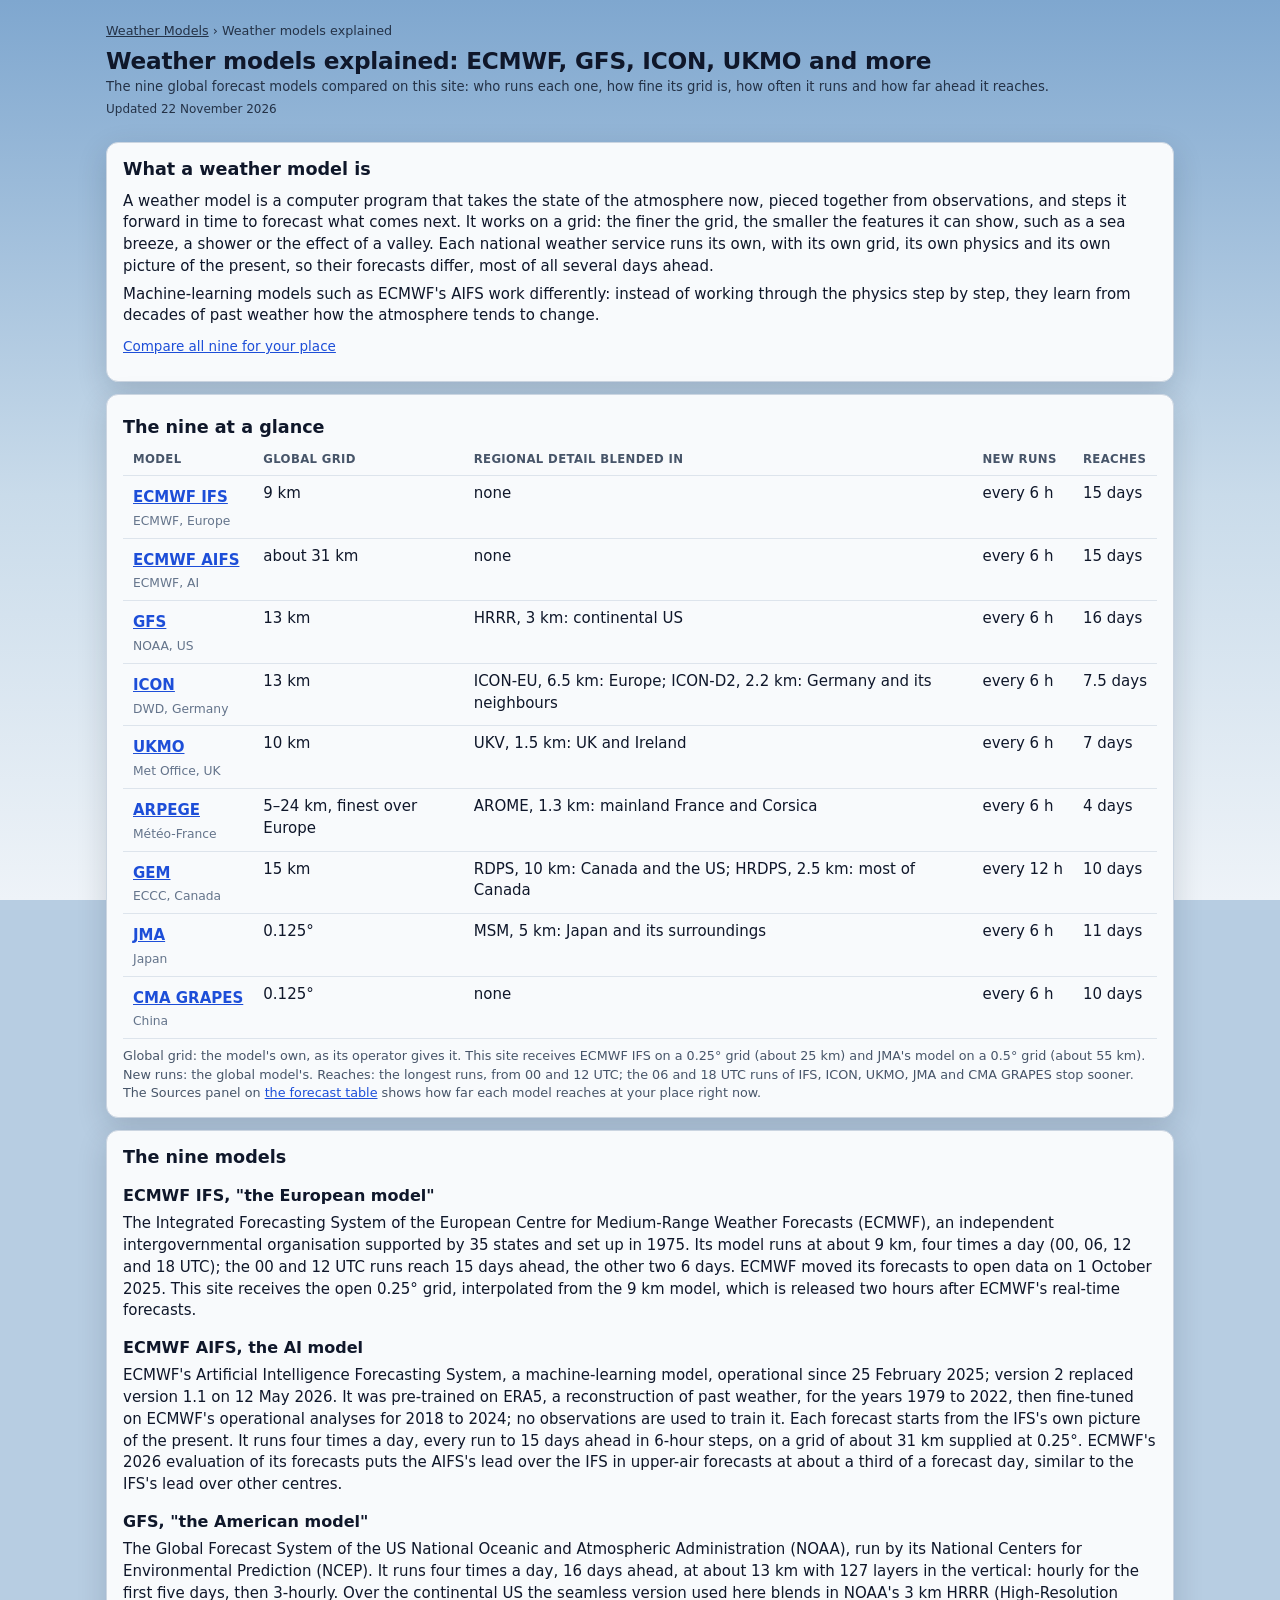
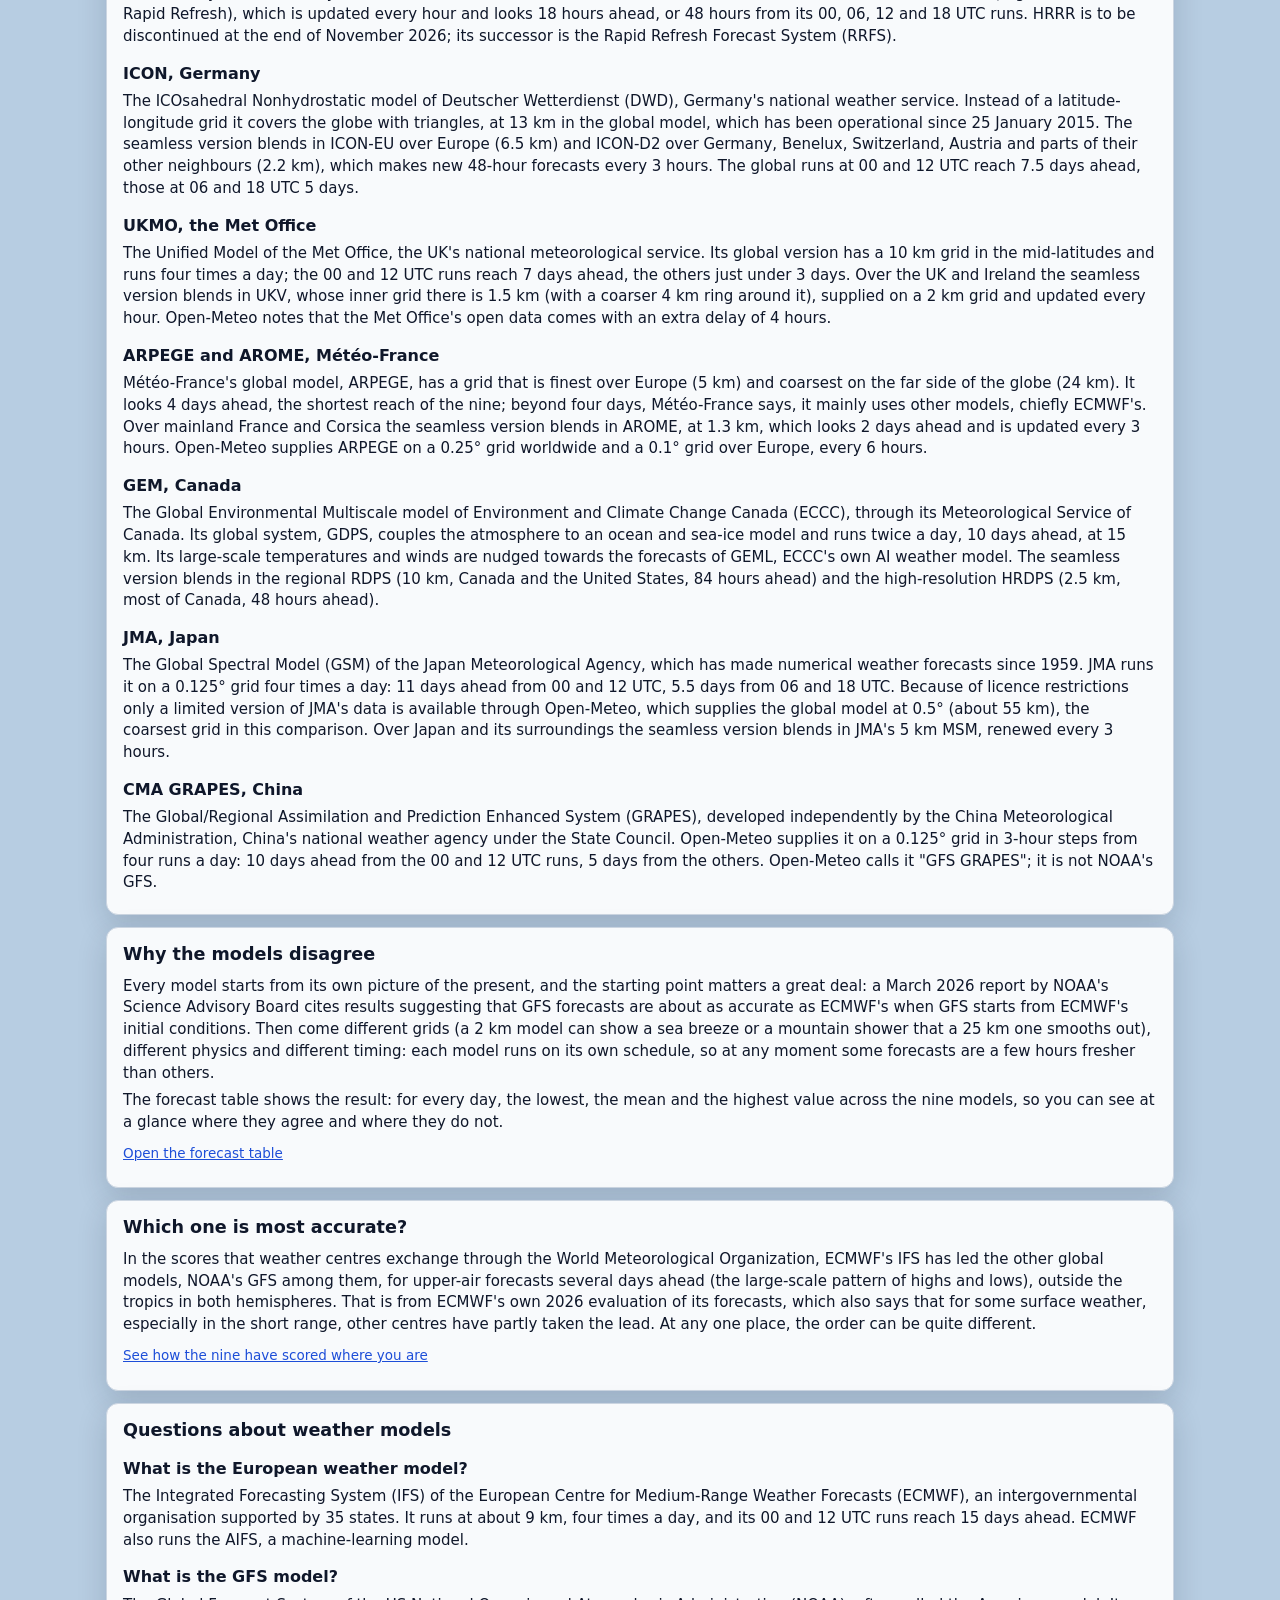
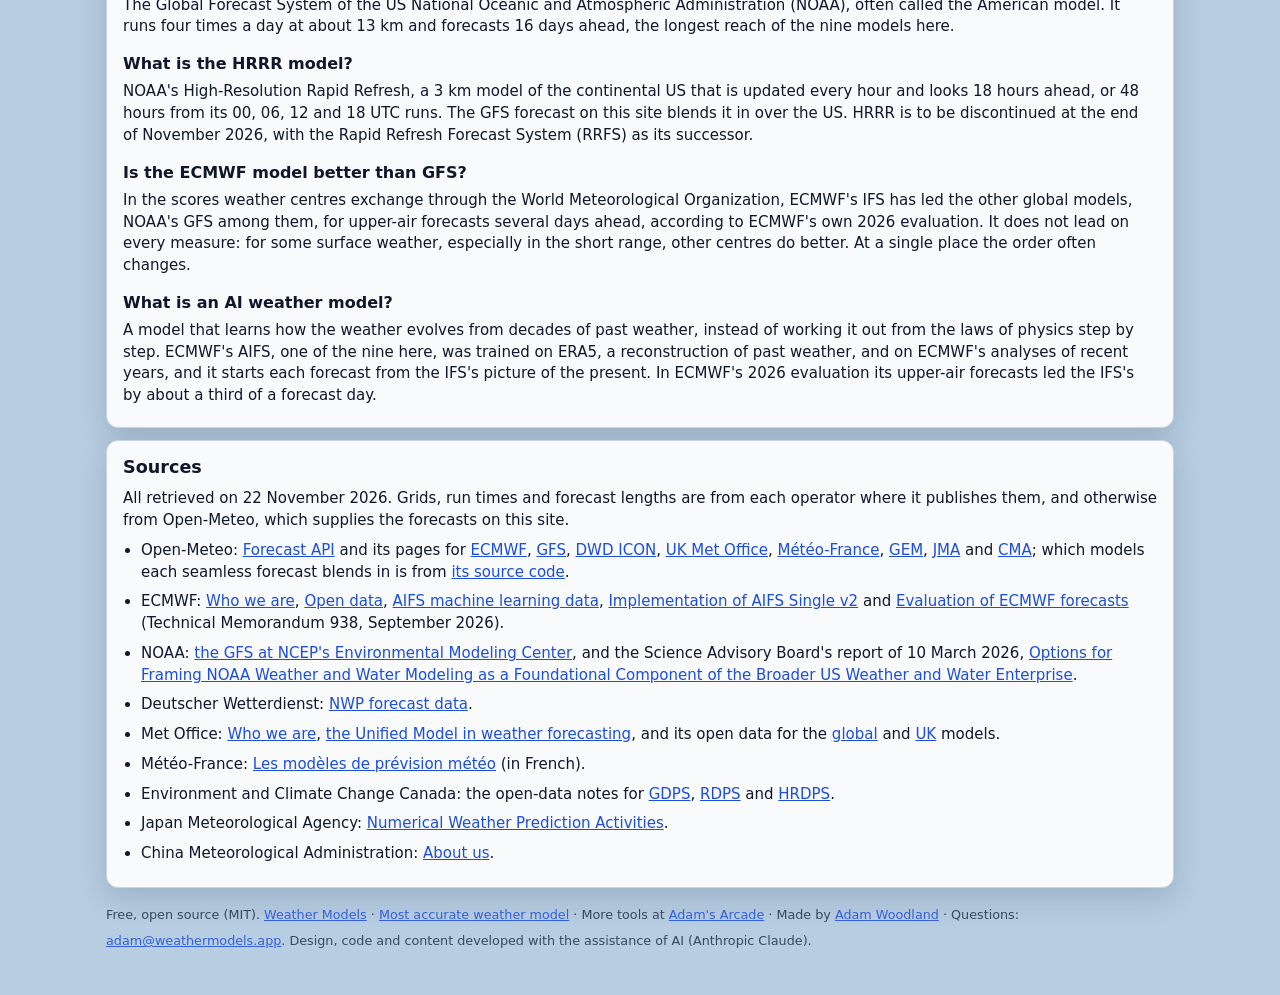
<file: weather-models-explained/index.html>
<!DOCTYPE html>
<html lang="en-GB">
<head>
<meta charset="utf-8">
<meta name="viewport" content="width=device-width, initial-scale=1">
<title>Weather models explained: ECMWF, GFS, ICON, UKMO and more</title>
<meta name="description" content="ECMWF, GFS, ICON, UKMO and five more weather models explained: who runs each one, how fine its grid is, how often it runs and how far ahead it reaches.">
<link rel="canonical" href="https://weathermodels.app/weather-models-explained/">

<meta property="og:type"        content="article">
<meta property="og:url"         content="https://weathermodels.app/weather-models-explained/">
<meta property="og:site_name"   content="Weather Models">
<meta property="og:title"       content="Weather models explained: ECMWF, GFS, ICON, UKMO and more">
<meta property="og:description" content="The nine global weather models compared on Weather Models: who runs each one, how fine its grid is, how often it runs and how far ahead it reaches.">
<meta property="og:image"       content="https://weathermodels.app/og-models.png">
<meta property="og:image:width"  content="1200">
<meta property="og:image:height" content="630">
<meta property="og:image:alt"   content="Weather Models: a table of nine weather models with who runs each one, its grid and how far ahead it forecasts">
<meta property="og:locale"      content="en_GB">
<meta name="twitter:card"        content="summary_large_image">
<meta name="twitter:title"       content="Weather models explained: ECMWF, GFS, ICON, UKMO and more">
<meta name="twitter:description" content="Who runs each of nine global weather models, how fine its grid is, how often it runs and how far ahead it reaches.">
<meta name="twitter:image"       content="https://weathermodels.app/og-models.png">
<meta name="twitter:image:alt"   content="Weather Models: a table of nine weather models with who runs each one, its grid and how far ahead it forecasts">

<link rel="icon" href="/favicon.ico" sizes="48x48">
<link rel="icon" href="/favicon.svg" type="image/svg+xml">
<link rel="apple-touch-icon" href="/apple-touch-icon.png">
<meta name="theme-color" content="#b7cde2">
<meta name="robots" content="index, follow, max-image-preview:large">
<link rel="stylesheet" href="/style.css">
<link rel="stylesheet" href="/accuracy.css">
<link rel="stylesheet" href="/models.css">
<script src="/theme-boot.js"></script>

<script type="application/ld+json">
{
  "@context": "https://schema.org",
  "@graph": [
    {
      "@type": "BreadcrumbList",
      "itemListElement": [
        { "@type": "ListItem", "position": 1, "name": "Weather Models", "item": "https://weathermodels.app/" },
        { "@type": "ListItem", "position": 2, "name": "Weather models explained", "item": "https://weathermodels.app/weather-models-explained/" }
      ]
    },
    {
      "@type": "Article",
      "headline": "Weather models explained: ECMWF, GFS, ICON, UKMO and more",
      "description": "Who runs each of the nine global weather models compared on Weather Models, how fine its grid is, how often it runs and how far ahead it reaches, with the regional models each one blends in.",
      "url": "https://weathermodels.app/weather-models-explained/",
      "mainEntityOfPage": "https://weathermodels.app/weather-models-explained/",
      "image": "https://weathermodels.app/og-models.png",
      "datePublished": "2026-11-22",
      "dateModified": "2026-11-22",
      "author": { "@type": "Person", "name": "Adam Woodland", "url": "https://adamwoodland.com/" },
      "publisher": { "@type": "Person", "name": "Adam Woodland", "url": "https://adamwoodland.com/" },
      "isPartOf": { "@type": "WebSite", "name": "Weather Models", "url": "https://weathermodels.app/" },
      "inLanguage": "en-GB"
    }
  ]
}
</script>
<script type="application/ld+json">
{
 "@context": "https://schema.org",
 "@type": "FAQPage",
 "mainEntity": [
  {
   "@type": "Question",
   "name": "What is the European weather model?",
   "acceptedAnswer": {
    "@type": "Answer",
    "text": "The Integrated Forecasting System (IFS) of the European Centre for Medium-Range Weather Forecasts (ECMWF), an intergovernmental organisation supported by 35 states. It runs at about 9 km, four times a day, and its 00 and 12 UTC runs reach 15 days ahead. ECMWF also runs the AIFS, a machine-learning model."
   }
  },
  {
   "@type": "Question",
   "name": "What is the GFS model?",
   "acceptedAnswer": {
    "@type": "Answer",
    "text": "The Global Forecast System of the US National Oceanic and Atmospheric Administration (NOAA), often called the American model. It runs four times a day at about 13 km and forecasts 16 days ahead, the longest reach of the nine models here."
   }
  },
  {
   "@type": "Question",
   "name": "What is the HRRR model?",
   "acceptedAnswer": {
    "@type": "Answer",
    "text": "NOAA's High-Resolution Rapid Refresh, a 3 km model of the continental US that is updated every hour and looks 18 hours ahead, or 48 hours from its 00, 06, 12 and 18 UTC runs. The GFS forecast on this site blends it in over the US. HRRR is to be discontinued at the end of November 2026, with the Rapid Refresh Forecast System (RRFS) as its successor."
   }
  },
  {
   "@type": "Question",
   "name": "Is the ECMWF model better than GFS?",
   "acceptedAnswer": {
    "@type": "Answer",
    "text": "In the scores weather centres exchange through the World Meteorological Organization, ECMWF's IFS has led the other global models, NOAA's GFS among them, for upper-air forecasts several days ahead, according to ECMWF's own 2026 evaluation. It does not lead on every measure: for some surface weather, especially in the short range, other centres do better. At a single place the order often changes."
   }
  },
  {
   "@type": "Question",
   "name": "What is an AI weather model?",
   "acceptedAnswer": {
    "@type": "Answer",
    "text": "A model that learns how the weather evolves from decades of past weather, instead of working it out from the laws of physics step by step. ECMWF's AIFS, one of the nine here, was trained on ERA5, a reconstruction of past weather, and on ECMWF's analyses of recent years, and it starts each forecast from the IFS's picture of the present. In ECMWF's 2026 evaluation its upper-air forecasts led the IFS's by about a third of a forecast day."
   }
  }
 ]
}
</script>
</head>
<body>
<a class="skip" href="#main">Skip to content</a>

<header class="top">
  <div class="brand">
    <p class="crumb"><a href="/">Weather Models</a> <span aria-hidden="true">›</span> Weather models explained</p>
    <h1>Weather models explained: ECMWF, GFS, ICON, UKMO and more</h1>
    <p class="sub">The nine global forecast models compared on this site: who runs each one, how fine its grid is, how often it runs and how far ahead it reaches.</p>
    <p class="acc-updated">Updated 22 November 2026</p>
  </div>
</header>

<main id="main" tabindex="-1">
  <section class="acc-card acc-text" aria-labelledby="whatTitle">
    <h2 id="whatTitle">What a weather model is</h2>
    <p>A weather model is a computer program that takes the state of the atmosphere now, pieced together from observations, and steps it forward in time to forecast what comes next. It works on a grid: the finer the grid, the smaller the features it can show, such as a sea breeze, a shower or the effect of a valley. Each national weather service runs its own, with its own grid, its own physics and its own picture of the present, so their forecasts differ, most of all several days ahead.</p>
    <p>Machine-learning models such as ECMWF's AIFS work differently: instead of working through the physics step by step, they learn from decades of past weather how the atmosphere tends to change.</p>
    <p class="acc-links"><a href="/">Compare all nine for your place</a></p>
  </section>

  <section class="acc-card" aria-labelledby="glanceTitle">
    <h2 id="glanceTitle" class="acc-title">The nine at a glance</h2>
    <div class="acc-wrap">
      <table class="acc models">
        <thead><tr><th scope="col">Model</th><th scope="col">Global grid</th><th scope="col">Regional detail blended in</th><th scope="col">New runs</th><th scope="col">Reaches</th></tr></thead>
        <tbody>
          <tr><th scope="row"><a href="#ecmwf-ifs">ECMWF IFS</a><span class="org">ECMWF, Europe</span></th><td>9 km</td><td class="reg">none</td><td>every 6 h</td><td>15 days</td></tr>
          <tr><th scope="row"><a href="#ecmwf-aifs">ECMWF AIFS</a><span class="org">ECMWF, AI</span></th><td>about 31 km</td><td class="reg">none</td><td>every 6 h</td><td>15 days</td></tr>
          <tr><th scope="row"><a href="#gfs">GFS</a><span class="org">NOAA, US</span></th><td>13 km</td><td class="reg">HRRR, 3 km: continental US</td><td>every 6 h</td><td>16 days</td></tr>
          <tr><th scope="row"><a href="#icon">ICON</a><span class="org">DWD, Germany</span></th><td>13 km</td><td class="reg">ICON-EU, 6.5 km: Europe; ICON-D2, 2.2 km: Germany and its neighbours</td><td>every 6 h</td><td>7.5 days</td></tr>
          <tr><th scope="row"><a href="#ukmo">UKMO</a><span class="org">Met Office, UK</span></th><td>10 km</td><td class="reg">UKV, 1.5 km: UK and Ireland</td><td>every 6 h</td><td>7 days</td></tr>
          <tr><th scope="row"><a href="#arpege">ARPEGE</a><span class="org">Météo-France</span></th><td>5–24 km, finest over Europe</td><td class="reg">AROME, 1.3 km: mainland France and Corsica</td><td>every 6 h</td><td>4 days</td></tr>
          <tr><th scope="row"><a href="#gem">GEM</a><span class="org">ECCC, Canada</span></th><td>15 km</td><td class="reg">RDPS, 10 km: Canada and the US; HRDPS, 2.5 km: most of Canada</td><td>every 12 h</td><td>10 days</td></tr>
          <tr><th scope="row"><a href="#jma">JMA</a><span class="org">Japan</span></th><td>0.125°</td><td class="reg">MSM, 5 km: Japan and its surroundings</td><td>every 6 h</td><td>11 days</td></tr>
          <tr><th scope="row"><a href="#cma">CMA GRAPES</a><span class="org">China</span></th><td>0.125°</td><td class="reg">none</td><td>every 6 h</td><td>10 days</td></tr>
        </tbody>
      </table>
    </div>
    <p class="acc-note">Global grid: the model's own, as its operator gives it. This site receives ECMWF IFS on a 0.25° grid (about 25 km) and JMA's model on a 0.5° grid (about 55 km). New runs: the global model's. Reaches: the longest runs, from 00 and 12 UTC; the 06 and 18 UTC runs of IFS, ICON, UKMO, JMA and CMA GRAPES stop sooner. The Sources panel on <a href="/">the forecast table</a> shows how far each model reaches at your place right now.</p>
  </section>

  <section class="acc-card acc-text models-list" aria-labelledby="nineTitle">
    <h2 id="nineTitle">The nine models</h2>

    <h3 id="ecmwf-ifs">ECMWF IFS, "the European model"</h3>
    <p>The Integrated Forecasting System of the European Centre for Medium-Range Weather Forecasts (ECMWF), an independent intergovernmental organisation supported by 35 states and set up in 1975. Its model runs at about 9 km, four times a day (00, 06, 12 and 18 UTC); the 00 and 12 UTC runs reach 15 days ahead, the other two 6 days. ECMWF moved its forecasts to open data on 1 October 2025. This site receives the open 0.25° grid, interpolated from the 9 km model, which is released two hours after ECMWF's real-time forecasts.</p>

    <h3 id="ecmwf-aifs">ECMWF AIFS, the AI model</h3>
    <p>ECMWF's Artificial Intelligence Forecasting System, a machine-learning model, operational since 25 February 2025; version 2 replaced version 1.1 on 12 May 2026. It was pre-trained on ERA5, a reconstruction of past weather, for the years 1979 to 2022, then fine-tuned on ECMWF's operational analyses for 2018 to 2024; no observations are used to train it. Each forecast starts from the IFS's own picture of the present. It runs four times a day, every run to 15 days ahead in 6-hour steps, on a grid of about 31 km supplied at 0.25°. ECMWF's 2026 evaluation of its forecasts puts the AIFS's lead over the IFS in upper-air forecasts at about a third of a forecast day, similar to the IFS's lead over other centres.</p>

    <h3 id="gfs">GFS, "the American model"</h3>
    <p>The Global Forecast System of the US National Oceanic and Atmospheric Administration (NOAA), run by its National Centers for Environmental Prediction (NCEP). It runs four times a day, 16 days ahead, at about 13 km with 127 layers in the vertical: hourly for the first five days, then 3-hourly. Over the continental US the seamless version used here blends in NOAA's 3 km HRRR (High-Resolution Rapid Refresh), which is updated every hour and looks 18 hours ahead, or 48 hours from its 00, 06, 12 and 18 UTC runs. HRRR is to be discontinued at the end of November 2026; its successor is the Rapid Refresh Forecast System (RRFS).</p>

    <h3 id="icon">ICON, Germany</h3>
    <p>The ICOsahedral Nonhydrostatic model of Deutscher Wetterdienst (DWD), Germany's national weather service. Instead of a latitude-longitude grid it covers the globe with triangles, at 13 km in the global model, which has been operational since 25 January 2015. The seamless version blends in ICON-EU over Europe (6.5 km) and ICON-D2 over Germany, Benelux, Switzerland, Austria and parts of their other neighbours (2.2 km), which makes new 48-hour forecasts every 3 hours. The global runs at 00 and 12 UTC reach 7.5 days ahead, those at 06 and 18 UTC 5 days.</p>

    <h3 id="ukmo">UKMO, the Met Office</h3>
    <p>The Unified Model of the Met Office, the UK's national meteorological service. Its global version has a 10 km grid in the mid-latitudes and runs four times a day; the 00 and 12 UTC runs reach 7 days ahead, the others just under 3 days. Over the UK and Ireland the seamless version blends in UKV, whose inner grid there is 1.5 km (with a coarser 4 km ring around it), supplied on a 2 km grid and updated every hour. Open-Meteo notes that the Met Office's open data comes with an extra delay of 4 hours.</p>

    <h3 id="arpege">ARPEGE and AROME, Météo-France</h3>
    <p>Météo-France's global model, ARPEGE, has a grid that is finest over Europe (5 km) and coarsest on the far side of the globe (24 km). It looks 4 days ahead, the shortest reach of the nine; beyond four days, Météo-France says, it mainly uses other models, chiefly ECMWF's. Over mainland France and Corsica the seamless version blends in AROME, at 1.3 km, which looks 2 days ahead and is updated every 3 hours. Open-Meteo supplies ARPEGE on a 0.25° grid worldwide and a 0.1° grid over Europe, every 6 hours.</p>

    <h3 id="gem">GEM, Canada</h3>
    <p>The Global Environmental Multiscale model of Environment and Climate Change Canada (ECCC), through its Meteorological Service of Canada. Its global system, GDPS, couples the atmosphere to an ocean and sea-ice model and runs twice a day, 10 days ahead, at 15 km. Its large-scale temperatures and winds are nudged towards the forecasts of GEML, ECCC's own AI weather model. The seamless version blends in the regional RDPS (10 km, Canada and the United States, 84 hours ahead) and the high-resolution HRDPS (2.5 km, most of Canada, 48 hours ahead).</p>

    <h3 id="jma">JMA, Japan</h3>
    <p>The Global Spectral Model (GSM) of the Japan Meteorological Agency, which has made numerical weather forecasts since 1959. JMA runs it on a 0.125° grid four times a day: 11 days ahead from 00 and 12 UTC, 5.5 days from 06 and 18 UTC. Because of licence restrictions only a limited version of JMA's data is available through Open-Meteo, which supplies the global model at 0.5° (about 55 km), the coarsest grid in this comparison. Over Japan and its surroundings the seamless version blends in JMA's 5 km MSM, renewed every 3 hours.</p>

    <h3 id="cma">CMA GRAPES, China</h3>
    <p>The Global/Regional Assimilation and Prediction Enhanced System (GRAPES), developed independently by the China Meteorological Administration, China's national weather agency under the State Council. Open-Meteo supplies it on a 0.125° grid in 3-hour steps from four runs a day: 10 days ahead from the 00 and 12 UTC runs, 5 days from the others. Open-Meteo calls it "GFS GRAPES"; it is not NOAA's GFS.</p>
  </section>

  <section class="acc-card acc-text" aria-labelledby="whyTitle">
    <h2 id="whyTitle">Why the models disagree</h2>
    <p>Every model starts from its own picture of the present, and the starting point matters a great deal: a March 2026 report by NOAA's Science Advisory Board cites results suggesting that GFS forecasts are about as accurate as ECMWF's when GFS starts from ECMWF's initial conditions. Then come different grids (a 2 km model can show a sea breeze or a mountain shower that a 25 km one smooths out), different physics and different timing: each model runs on its own schedule, so at any moment some forecasts are a few hours fresher than others.</p>
    <p>The forecast table shows the result: for every day, the lowest, the mean and the highest value across the nine models, so you can see at a glance where they agree and where they do not.</p>
    <p class="acc-links"><a href="/">Open the forecast table</a></p>
  </section>

  <section class="acc-card acc-text" aria-labelledby="bestTitle">
    <h2 id="bestTitle">Which one is most accurate?</h2>
    <p>In the scores that weather centres exchange through the World Meteorological Organization, ECMWF's IFS has led the other global models, NOAA's GFS among them, for upper-air forecasts several days ahead (the large-scale pattern of highs and lows), outside the tropics in both hemispheres. That is from ECMWF's own 2026 evaluation of its forecasts, which also says that for some surface weather, especially in the short range, other centres have partly taken the lead. At any one place, the order can be quite different.</p>
    <p class="acc-links"><a href="/most-accurate-weather-forecast/">See how the nine have scored where you are</a></p>
  </section>

  <section class="acc-card acc-text faq" aria-labelledby="faqTitle">
    <h2 id="faqTitle">Questions about weather models</h2>
    <h3>What is the European weather model?</h3>
    <p>The Integrated Forecasting System (IFS) of the European Centre for Medium-Range Weather Forecasts (ECMWF), an intergovernmental organisation supported by 35 states. It runs at about 9 km, four times a day, and its 00 and 12 UTC runs reach 15 days ahead. ECMWF also runs the AIFS, a machine-learning model.</p>
    <h3>What is the GFS model?</h3>
    <p>The Global Forecast System of the US National Oceanic and Atmospheric Administration (NOAA), often called the American model. It runs four times a day at about 13 km and forecasts 16 days ahead, the longest reach of the nine models here.</p>
    <h3>What is the HRRR model?</h3>
    <p>NOAA's High-Resolution Rapid Refresh, a 3 km model of the continental US that is updated every hour and looks 18 hours ahead, or 48 hours from its 00, 06, 12 and 18 UTC runs. The GFS forecast on this site blends it in over the US. HRRR is to be discontinued at the end of November 2026, with the Rapid Refresh Forecast System (RRFS) as its successor.</p>
    <h3>Is the ECMWF model better than GFS?</h3>
    <p>In the scores weather centres exchange through the World Meteorological Organization, ECMWF's IFS has led the other global models, NOAA's GFS among them, for upper-air forecasts several days ahead, according to ECMWF's own 2026 evaluation. It does not lead on every measure: for some surface weather, especially in the short range, other centres do better. At a single place the order often changes.</p>
    <h3>What is an AI weather model?</h3>
    <p>A model that learns how the weather evolves from decades of past weather, instead of working it out from the laws of physics step by step. ECMWF's AIFS, one of the nine here, was trained on ERA5, a reconstruction of past weather, and on ECMWF's analyses of recent years, and it starts each forecast from the IFS's picture of the present. In ECMWF's 2026 evaluation its upper-air forecasts led the IFS's by about a third of a forecast day.</p>
  </section>

  <section class="acc-card acc-text src-list" aria-labelledby="srcTitle">
    <h2 id="srcTitle">Sources</h2>
    <p>All retrieved on 22 November 2026. Grids, run times and forecast lengths are from each operator where it publishes them, and otherwise from Open-Meteo, which supplies the forecasts on this site.</p>
    <ul>
      <li>Open-Meteo: <a href="https://open-meteo.com/en/docs" rel="noopener">Forecast API</a> and its pages for <a href="https://open-meteo.com/en/docs/ecmwf-api" rel="noopener">ECMWF</a>, <a href="https://open-meteo.com/en/docs/gfs-api" rel="noopener">GFS</a>, <a href="https://open-meteo.com/en/docs/dwd-api" rel="noopener">DWD ICON</a>, <a href="https://open-meteo.com/en/docs/ukmo-api" rel="noopener">UK Met Office</a>, <a href="https://open-meteo.com/en/docs/meteofrance-api" rel="noopener">Météo-France</a>, <a href="https://open-meteo.com/en/docs/gem-api" rel="noopener">GEM</a>, <a href="https://open-meteo.com/en/docs/jma-api" rel="noopener">JMA</a> and <a href="https://open-meteo.com/en/docs/cma-api" rel="noopener">CMA</a>; which models each seamless forecast blends in is from <a href="https://github.com/open-meteo/open-meteo/blob/main/Sources/App/Controllers/ForecastapiController.swift" rel="noopener">its source code</a>.</li>
      <li>ECMWF: <a href="https://www.ecmwf.int/en/about/who-we-are" rel="noopener">Who we are</a>, <a href="https://www.ecmwf.int/en/forecasts/datasets/open-data" rel="noopener">Open data</a>, <a href="https://www.ecmwf.int/en/forecasts/dataset/aifs-machine-learning-data" rel="noopener">AIFS machine learning data</a>, <a href="https://confluence.ecmwf.int/display/FCST/Implementation+of+AIFS+Single+v2" rel="noopener">Implementation of AIFS Single v2</a> and <a href="https://www.ecmwf.int/en/elibrary/81748-evaluation-ecmwf-forecasts" rel="noopener">Evaluation of ECMWF forecasts</a> (Technical Memorandum 938, September 2026).</li>
      <li>NOAA: <a href="https://www.emc.ncep.noaa.gov/emc/pages/numerical_forecast_systems/gfs.php" rel="noopener">the GFS at NCEP's Environmental Modeling Center</a>, and the Science Advisory Board's report of 10 March 2026, <a href="https://repository.library.noaa.gov/view/noaa/72840" rel="noopener">Options for Framing NOAA Weather and Water Modeling as a Foundational Component of the Broader US Weather and Water Enterprise</a>.</li>
      <li>Deutscher Wetterdienst: <a href="https://www.dwd.de/EN/ourservices/nwp_forecast_data/nwp_forecast_data.html" rel="noopener">NWP forecast data</a>.</li>
      <li>Met Office: <a href="https://www.metoffice.gov.uk/about-us/who-we-are" rel="noopener">Who we are</a>, <a href="https://www.metoffice.gov.uk/research/approach/modelling-systems/unified-model/weather-forecasting" rel="noopener">the Unified Model in weather forecasting</a>, and its open data for the <a href="https://registry.opendata.aws/met-office-global-deterministic/" rel="noopener">global</a> and <a href="https://registry.opendata.aws/met-office-uk-deterministic/" rel="noopener">UK</a> models.</li>
      <li>Météo-France: <a href="https://meteofrance.com/meteo-a-z/les-modeles-de-prevision-meteo" rel="noopener">Les modèles de prévision météo</a> (in French).</li>
      <li>Environment and Climate Change Canada: the open-data notes for <a href="https://eccc-msc.github.io/open-data/msc-data/nwp_gdps/readme_gdps_en/" rel="noopener">GDPS</a>, <a href="https://eccc-msc.github.io/open-data/msc-data/nwp_rdps/readme_rdps_en/" rel="noopener">RDPS</a> and <a href="https://eccc-msc.github.io/open-data/msc-data/nwp_hrdps/readme_hrdps_en/" rel="noopener">HRDPS</a>.</li>
      <li>Japan Meteorological Agency: <a href="https://www.jma.go.jp/jma/en/Activities/nwp.html" rel="noopener">Numerical Weather Prediction Activities</a>.</li>
      <li>China Meteorological Administration: <a href="https://www.cma.gov.cn/en/AboutUs/" rel="noopener">About us</a>.</li>
    </ul>
  </section>

  <p class="footer">Free, open source (MIT). <a href="/">Weather Models</a> · <a href="/most-accurate-weather-forecast/">Most accurate weather model</a> · More tools at <a href="https://games.adamwoodland.com/">Adam's Arcade</a> · Made by <a href="https://adamwoodland.com/">Adam Woodland</a> · Questions: <a href="mailto:adam@weathermodels.app">adam@weathermodels.app</a>. Design, code and content developed with the assistance of AI (Anthropic Claude).</p>
</main>
</body>
</html>
</file>
<file: style.css>
/* weathermodels.app styles. No inline CSS anywhere (strict-CSP fleet). */

/* ---------- themes ----------
 * Colour mode (default) paints the page background from the current hour's sky at the chosen
 * place: html[data-sky] picks the gradient, html[data-night="1"] switches to the deep palette.
 * Until the forecast arrives there is no data-sky, so the neutral daytime look below applies.
 * Dark mode (html[data-mode="dark"]) is plain black; JS removes the sky attributes then.
 */
:root {
  --bg-grad: linear-gradient(180deg, #7fa7cf 0%, #c9dbea 55%, #eef3f8 100%);
  --bg: #b7cde2;
  --card: #f8fafc;
  --card-2: #eef2f7;
  --line: #cbd5e1;
  --line-soft: #dde4ec;
  --rule: rgba(15, 23, 42, .08);
  --text: #0f172a;
  --dim: #475569;
  --faint: #64748b;
  --text-bg: #0f172a;      /* text sitting directly on the page background */
  --dim-bg: #243247;
  --accent: #1d4ed8;
  --on-accent: #ffffff;
  --accent-soft: rgba(29, 78, 216, .14);
  --spread: #a21caf;      /* outer numbers when the models disagree: purple-magenta, not a warning colour */
  --err: #b91c1c;
  --up: #c2410c;
  --down: #1d4ed8;
  --night-row: #e3e9f0;
  --hover-when: #eef2f7;
  --pop-bg: #ffffff;
  --shadow: 0 10px 30px rgba(15, 23, 42, .16);
  --wknd: #f1f5f9;
  /* value tints for the big number (see band() in app.js) */
  --v-cold2: #1e40af; --v-cold: #2563eb; --v-warm: #ea580c; --v-hot: #dc2626; --v-hot2: #9f1239;
  --v-wet: #2563eb; --v-wet2: #1d4ed8; --v-wet3: #3730a3;
  --v-breezy: #d97706; --v-gale: #dc2626;
  --v-uvmod: #ca8a04; --v-uvhigh: #ea580c; --v-uvvhigh: #dc2626; --v-uvext: #7e22ce;
  --radius: 12px;
  color-scheme: light;
}

/* daytime skies */
html[data-sky="clear"]    { --bg-grad: linear-gradient(180deg, #4ea1f0 0%, #a9d4fb 55%, #fde8b8 100%); --bg: #8cc0f4; }
html[data-sky="partly"]   { --bg-grad: linear-gradient(180deg, #6da4d8 0%, #b9cfe3 60%, #e9eef4 100%); --bg: #a4c1dc; }
html[data-sky="overcast"] { --bg-grad: linear-gradient(180deg, #9aa5b3 0%, #c4ccd6 60%, #e3e7ec 100%); --bg: #b8c1cc; }
html[data-sky="fog"]      { --bg-grad: linear-gradient(180deg, #b9c2c9 0%, #d9dfe4 60%, #eef1f3 100%); --bg: #d0d7dc; }
html[data-sky="rain"]     { --bg-grad: linear-gradient(180deg, #7d97b0 0%, #aebfd0 60%, #d7e0e9 100%); --bg: #a2b5c8; }
html[data-sky="snow"]     { --bg-grad: linear-gradient(180deg, #a9c4dc 0%, #d8e6f1 60%, #f4f8fb 100%); --bg: #cddfec; }
html[data-sky="storm"]    { --bg-grad: linear-gradient(180deg, #8b8fa8 0%, #c3c7d6 60%, #e6e8ef 100%); --bg: #b0b4c6; }

/* night: deep palette, then a sky-tinted gradient */
html[data-night="1"] {
  --bg-grad: linear-gradient(180deg, #0b1226 0%, #16213d 60%, #1f2a44 100%);
  --bg: #111a30;
  --card: #1a2338;
  --card-2: #141c2e;
  --line: #2c3a55;
  --line-soft: #243149;
  --rule: rgba(255, 255, 255, .06);
  --text: #e5e9f0;
  --dim: #97a3b8;
  --faint: #6f7c92;
  --text-bg: #e5e9f0;
  --dim-bg: #aab5c8;
  --accent: #60a5fa;
  --on-accent: #0b1222;
  --accent-soft: rgba(96, 165, 250, .18);
  --spread: #e879f9;
  --err: #f87171;
  --up: #fb923c;
  --down: #60a5fa;
  --night-row: #0f1626;
  --hover-when: #212c45;
  --pop-bg: #0b1222;
  --shadow: 0 10px 30px rgba(0, 0, 0, .45);
  --wknd: #1f2a42;
  --v-cold2: #38bdf8; --v-cold: #60a5fa; --v-warm: #fb923c; --v-hot: #f87171; --v-hot2: #fb7185;
  --v-wet: #60a5fa; --v-wet2: #93c5fd; --v-wet3: #a5b4fc;
  --v-breezy: #fbbf24; --v-gale: #f87171;
  --v-uvmod: #facc15; --v-uvhigh: #fb923c; --v-uvvhigh: #f87171; --v-uvext: #c084fc;
  color-scheme: dark;
}
html[data-sky="clear"][data-night="1"]    { --bg-grad: linear-gradient(180deg, #050a1f 0%, #101a3d 60%, #1d2a52 100%); --bg: #0f1834; }
html[data-sky="partly"][data-night="1"]   { --bg-grad: linear-gradient(180deg, #0b1224 0%, #1a2540 60%, #2a3550 100%); --bg: #182340; }
html[data-sky="overcast"][data-night="1"] { --bg-grad: linear-gradient(180deg, #14181f 0%, #232a35 60%, #313a47 100%); --bg: #202732; }
html[data-sky="fog"][data-night="1"]      { --bg-grad: linear-gradient(180deg, #1a1e24 0%, #2c323a 60%, #3d454f 100%); --bg: #2a3038; }
html[data-sky="rain"][data-night="1"]     { --bg-grad: linear-gradient(180deg, #0a1520 0%, #142838 60%, #1e3a4d 100%); --bg: #132634; }
html[data-sky="snow"][data-night="1"]     { --bg-grad: linear-gradient(180deg, #0f1828 0%, #1f2f47 60%, #33465f 100%); --bg: #1d2c44; }
html[data-sky="storm"][data-night="1"]    { --bg-grad: linear-gradient(180deg, #0d0a1c 0%, #1e1638 60%, #2c2350 100%); --bg: #1b1434; }

/* dark mode: black, no weather tint */
html[data-mode="dark"] {
  --bg-grad: none;
  --bg: #000000;
  --card: #0d0d0f;
  --card-2: #131316;
  --line: #2a2a2f;
  --line-soft: #202024;
  --rule: rgba(255, 255, 255, .06);
  --text: #ececee;
  --dim: #9a9aa1;
  --faint: #6c6c74;
  --text-bg: #ececee;
  --dim-bg: #9a9aa1;
  --accent: #7aa7ff;
  --on-accent: #0a0a0c;
  --accent-soft: rgba(122, 167, 255, .16);
  --spread: #e879f9;
  --err: #ff7b7b;
  --up: #ff9f5a;
  --down: #7aa7ff;
  --night-row: #09090b;
  --hover-when: #17171b;
  --pop-bg: #0a0a0c;
  --shadow: 0 10px 30px rgba(0, 0, 0, .6);
  --wknd: #151518;
  --v-cold2: #38bdf8; --v-cold: #7aa7ff; --v-warm: #ff9f5a; --v-hot: #ff7b7b; --v-hot2: #fb7185;
  --v-wet: #7aa7ff; --v-wet2: #93c5fd; --v-wet3: #a5b4fc;
  --v-breezy: #f5b942; --v-gale: #ff7b7b;
  --v-uvmod: #facc15; --v-uvhigh: #ff9f5a; --v-uvvhigh: #ff7b7b; --v-uvext: #c084fc;
  color-scheme: dark;
}

* { box-sizing: border-box; }

html, body { margin: 0; }

body {
  background: var(--bg-grad), var(--bg);
  background-attachment: fixed;
  color: var(--text-bg);
  font: 15px/1.45 system-ui, -apple-system, "Segoe UI", Roboto, Inter, sans-serif;
  -webkit-font-smoothing: antialiased;
  min-height: 100vh;
}

a { color: var(--accent); }

button { font: inherit; cursor: pointer; }
button:focus-visible { outline: 2px solid var(--accent); outline-offset: 1px; }

.skip {
  position: absolute; left: -999px; top: 8px;
  background: var(--accent); color: var(--on-accent); padding: 6px 10px; border-radius: 6px;
}
.skip:focus { left: 8px; z-index: 10; }

/* ---------- recent places (tabs) ---------- */

.tabs {
  max-width: 1100px;
  margin: 0 auto;
  padding: 10px 16px 0;
  display: flex;
  flex-wrap: wrap;
  gap: 6px;
}
.tabs[hidden] { display: none; }
.tab {
  display: inline-flex;
  align-items: stretch;
  background: var(--card);
  color: var(--text);
  border: 1px solid var(--line);
  border-radius: 999px;
  overflow: hidden;
  font-size: .85em;
  box-shadow: 0 1px 3px rgba(0, 0, 0, .15);
}
.tab .go {
  background: none;
  border: 0;
  color: inherit;
  padding: 4px 4px 4px 11px;
  max-width: 14rem;
  white-space: nowrap;
  overflow: hidden;
  text-overflow: ellipsis;
}
.tab .x {
  background: none;
  border: 0;
  color: var(--faint);
  padding: 2px 9px 2px 5px;
  font-size: 1.15em;
  line-height: 1;
}
.tab .x:hover { color: var(--err); }
.tab.on { background: var(--accent-soft); border-color: var(--accent); }
.tab.on .go { font-weight: 600; }
.tabs:not([hidden]) + .top { padding-top: 10px; }

/* ---------- header ---------- */

.top {
  max-width: 1100px;
  margin: 0 auto;
  padding: 18px 16px 6px;
  display: flex;
  flex-wrap: wrap;
  gap: 10px 32px;
  align-items: center;
  justify-content: space-between;
}

.brand { flex: 1 1 240px; min-width: 0; }
.brand h1 {
  margin: 0;
  color: var(--text-bg);
  font-size: 1.35rem;
  font-weight: 700;
  letter-spacing: -.01em;
}

/* ": compare nine weather models" after the name: part of the H1 for search, set small so the name leads */
.brand h1 .h1-tail { font-size: .66em; font-weight: 500; letter-spacing: 0; color: var(--dim-bg); }

.brand .sub { margin: 2px 0 0; color: var(--dim-bg); font-size: .88em; }
.k { font-variant-numeric: tabular-nums; }
.k.lo, .k.hi { color: var(--dim-bg); font-size: .85em; opacity: .8; }
.k.mean { color: var(--text-bg); }
.hint { text-decoration: underline dotted; text-underline-offset: 3px; cursor: help; }

/* search + current place, side by side */
.where {
  display: flex;
  flex-wrap: nowrap;
  align-items: center;
  gap: 8px 16px;
  flex: 0 0 auto;
}

.loc {
  position: relative;
  display: flex;
  gap: 6px;
  flex: 0 0 300px;
}

.place { min-width: 0; max-width: 20rem; }
.place h2 { margin: 0; color: var(--text-bg); font-size: 1.05rem; font-weight: 600; line-height: 1.2; white-space: nowrap; overflow: hidden; text-overflow: ellipsis; }
.place .meta { margin: 0; color: var(--dim-bg); font-size: .8em; white-space: nowrap; overflow: hidden; text-overflow: ellipsis; cursor: help; }
.place .meta:empty::after { content: '\00a0'; }   /* one line kept while it waits for the place, so the page does not move (CLS) */

.loc input {
  flex: 1;
  min-width: 0;
  background: var(--card);
  color: var(--text);
  border: 1px solid var(--line);
  border-radius: 8px;
  padding: 7px 11px;
  font: inherit;
}
.loc input:focus { outline: 2px solid var(--accent); outline-offset: 1px; }

.loc button[type="submit"], .panel-actions button:not(.ghost) {
  background: var(--accent);
  color: var(--on-accent);
  border: 0;
  border-radius: 8px;
  padding: 7px 13px;
  font-weight: 600;
}

.ghost {
  background: var(--card);
  color: var(--text);
  box-shadow: 0 1px 3px rgba(0, 0, 0, .15);
  border: 1px solid var(--line);
  border-radius: 8px;
  padding: 6px 11px;
}
.ghost:hover { border-color: var(--dim); }
.ghost:disabled { opacity: .5; cursor: default; }

.results {
  color: var(--text);
  position: absolute;
  top: calc(100% + 6px);
  left: 0; right: 0;
  margin: 0; padding: 4px;
  list-style: none;
  background: var(--card);
  border: 1px solid var(--line);
  border-radius: 8px;
  box-shadow: var(--shadow);
  z-index: 5;
}
.results button {
  width: 100%;
  text-align: left;
  background: none;
  border: 0;
  color: var(--text);
  padding: 8px 10px;
  border-radius: 6px;
}
.results button:hover, .results button:focus-visible { background: var(--accent-soft); outline: none; }
.results .type { color: var(--faint); font-size: .8em; margin-left: 8px; }
.results .where { display: block; color: var(--dim); font-size: .85em; }
.results .empty { color: var(--dim); padding: 8px 10px; }

/* ---------- main ---------- */

main {
  max-width: 1100px;
  margin: 0 auto;
  padding: 6px 16px 40px;
}
main:focus { outline: none; }

.count { font-weight: 400; letter-spacing: 0; text-transform: none; color: var(--faint); }

/* toolbar: collapsible Sources / Columns + units */

/* the icon sprite: `hidden` does not apply to SVG elements, so park it off-canvas at zero size */
.sprite { position: absolute; width: 0; height: 0; overflow: hidden; }

.tog-panel.bar-toggle { display: none; margin: 10px 0 0; }

.bar {
  display: flex;
  flex-wrap: wrap;
  gap: 8px;
  align-items: center;
  margin: 10px 0 8px;
}
.bar #mode { margin-left: auto; }

.tog-panel { display: inline-flex; align-items: center; gap: 8px; }
.tog-panel .chev { margin: 0 2px 0 0; }
.tog-panel[aria-expanded="true"] { border-color: var(--accent); }
.tog-panel[aria-expanded="true"] .chev { transform: rotate(45deg); }

/* sources */

.chips {
  list-style: none;
  margin: 0; padding: 0;
  display: flex;
  flex-wrap: wrap;
  gap: 6px;
}
.chips label {
  position: relative;
  display: inline-flex;
  align-items: center;
  gap: 7px;
  padding: 5px 10px 5px 8px;
  background: var(--card);
  border: 1px solid var(--line);
  border-radius: 999px;
  cursor: pointer;
  user-select: none;
  font-size: .88em;
  transition: opacity .15s;
}
.chips input { position: absolute; opacity: 0; pointer-events: none; }
.chips label:has(input:focus-visible) { outline: 2px solid var(--accent); outline-offset: 1px; }
.chips label:has(input:not(:checked)) { opacity: .45; }
.chips label:has(input:not(:checked)) .dot { background: var(--faint); }
.chips .dot { width: 9px; height: 9px; border-radius: 50%; flex: none; }
.chips .name { font-weight: 600; }
.chips .org { color: var(--dim); }
.chips .days { color: var(--faint); font-variant-numeric: tabular-nums; }
.chips .off { color: var(--faint); font-style: italic; }

/* per-model colours (a class, not an inline style, because of the CSP) */
.m-ecmwf_ifs025 .dot         { background: #3b82f6; }
.m-ecmwf_aifs025_single .dot { background: #818cf8; }
.m-gfs_seamless .dot         { background: #f59e0b; }
.m-icon_seamless .dot        { background: #10b981; }
.m-ukmo_seamless .dot        { background: #a855f7; }
.m-meteofrance_seamless .dot { background: #ec4899; }
.m-gem_seamless .dot         { background: #ef4444; }
.m-jma_seamless .dot         { background: #14b8a6; }
.m-cma_grapes_global .dot    { background: #fb923c; }

.seg {
  display: inline-flex;
  color: var(--text);
  box-shadow: 0 1px 3px rgba(0, 0, 0, .15);
  background: var(--card);
  border: 1px solid var(--line);
  border-radius: 8px;
  overflow: hidden;
}
.seg button {
  background: none;
  border: 0;
  color: var(--dim);
  padding: 6px 11px;
  font-size: .88em;
}
.seg button + button { border-left: 1px solid var(--line); }
.seg button[aria-pressed="true"] { background: var(--accent-soft); color: var(--text); font-weight: 600; }

/* collapsible panels */

.panel {
  background: var(--card);
  color: var(--text);
  border: 1px solid var(--line);
  border-radius: var(--radius);
  box-shadow: var(--shadow);
  padding: 12px 14px;
  margin: 0 0 10px;
}
.panel .hint { margin: 0 0 10px; color: var(--dim); font-size: .88em; }

.collist {
  list-style: none;
  margin: 0; padding: 0;
  display: grid;
  grid-template-columns: repeat(auto-fill, minmax(320px, 1fr));
  gap: 4px 12px;
}
.collist li {
  display: grid;
  grid-template-columns: auto 1fr auto auto;
  align-items: center;
  gap: 6px;
  padding: 5px 6px;
  border-radius: 8px;
  background: var(--card-2);
  border: 1px solid var(--line-soft);
}
.collist li.dragging { opacity: .35; }
.collist .grip { color: var(--faint); cursor: grab; padding: 0 4px; font-size: 1.1em; user-select: none; }
.collist label {
  display: grid;
  grid-template-columns: auto auto 1fr;
  align-items: baseline;
  column-gap: 8px;
  cursor: pointer;
  min-width: 0;
}
.collist label input { align-self: center; margin: 0; }
.collist .name { font-weight: 600; }
.collist .unit { color: var(--faint); font-size: .85em; }
.collist .desc {
  grid-column: 1 / -1;
  color: var(--dim);
  font-size: .8em;
  line-height: 1.35;
}
.collist .mv {
  background: none;
  border: 1px solid transparent;
  color: var(--dim);
  border-radius: 6px;
  padding: 2px 6px;
  font-size: .75em;
}
.collist .mv:hover:not(:disabled) { border-color: var(--line); color: var(--text); }
.collist .mv:disabled { opacity: .25; cursor: default; }

.panel-actions { display: flex; justify-content: flex-end; gap: 8px; margin-top: 10px; }

/* ---------- forecast table ---------- */

/* while the table is empty, keep the space it will take so nothing below it jumps (CLS). The class is in
   the HTML, so the space is kept from the first paint. 465 px: the 16-day table (419 px) and the status line
   under it; the status sits at the foot of the space, where it will be once the rows are in. */
.fc-wrap.loading { min-height: 465px; display: flex; flex-direction: column; }
.fc-wrap.loading .status { margin-top: auto; }

.fc-wrap {
  margin-top: 6px;
  background: var(--card);
  color: var(--text);
  border: 1px solid var(--line);
  border-radius: var(--radius);
  box-shadow: var(--shadow);
  overflow: visible;   /* so the sticky header can pin to the viewport; phones scroll sideways instead */
}
.fc-wrap .fc { border-radius: var(--radius); overflow: hidden; }
/* too many columns for the card (fitTable in app.js): tighter cells, then a sideways scroll as on phones */
.fc-wrap.tight .fc th, .fc-wrap.tight .fc td { padding-left: 6px; padding-right: 6px; }
.fc-wrap.scroll { overflow-x: auto; }
.fc-wrap.scroll .fc { overflow: visible; }
.fc-wrap.scroll .fc thead th { position: static; }
.fc-wrap.scroll .fc thead th.when { position: sticky; }

.fc {
  width: 100%;
  border-collapse: collapse;
  font-variant-numeric: tabular-nums;
}

.fc th, .fc td { padding: 0 10px; text-align: center; }
.fc th + th, .fc td + td { border-left: 1px solid var(--rule); }
.fc th.when, .fc td.when {
  text-align: left;
  width: 10.5rem;
  min-width: 8rem;
  white-space: nowrap;
  position: sticky;
  left: 0;
  background: var(--card);
  z-index: 1;
}

.fc thead th {
  position: sticky;
  top: 0;
  z-index: 2;
  background: var(--card);
  padding-top: 10px; padding-bottom: 8px;
  font-size: .78rem;
  font-weight: 600;
  text-transform: uppercase;
  letter-spacing: .08em;
  color: var(--dim);
  border-bottom: 1px solid var(--line);
  white-space: nowrap;
}
.fc thead th .lbl { cursor: help; border-bottom: 1px dotted var(--faint); }
.fc thead th small {
  text-transform: none;
  letter-spacing: 0;
  font-weight: 400;
  font-size: .9em;
  color: var(--faint);
}

/* day rows */

.fc tbody.day { border-top: 1px solid var(--line-soft); }
.fc tbody.day:first-of-type { border-top: 0; }

.fc tr.d td { height: 38px; cursor: pointer; }
.fc tbody.wknd tr.d td { background: var(--wknd); }
.fc tbody.wknd tr.d td.when { background: var(--wknd); }
.fc tr.d:hover td { background: var(--card-2); }
.fc tr.d:hover td.when { background: var(--hover-when); }

.tog {
  display: inline-flex;
  align-items: center;
  gap: 8px;
  background: none;
  border: 0;
  color: inherit;
  padding: 4px 0;
}
.tog:focus-visible { outline: 2px solid var(--accent); outline-offset: 2px; border-radius: 4px; }

.chev {
  width: 8px; height: 8px;
  border-right: 2px solid var(--faint);
  border-bottom: 2px solid var(--faint);
  transform: rotate(-45deg);
  transition: transform .15s;
  flex: none;
  margin-left: 2px;
}
.day.open .chev { transform: rotate(45deg); }

.tog .dow { font-weight: 600; }
.tog .dt { color: var(--dim); }
.tog .rel { color: var(--accent); font-weight: 600; }

/* stat cell: min  MEAN  max */

.stat { white-space: nowrap; }
.stat .lo, .stat .hi {
  display: inline-block;
  min-width: 2ch;
  font-size: .74em;
  color: var(--faint);
}
.stat .lo { text-align: right; }
.stat .hi { text-align: left; }
.stat .mean {
  display: inline-block;
  min-width: 2.6ch;
  margin: 0 .3ch;
  font-size: 1.08em;
  font-weight: 650;
  text-align: center;
}
/* wider boxes where the values carry decimals or more digits, so columns stay aligned */
.stat.mm .lo, .stat.mm .hi   { min-width: 3.6ch; }
.stat.mm .mean               { min-width: 3.6ch; }
.stat.hpa .lo, .stat.hpa .hi { min-width: 4ch; }
.stat.hpa .mean              { min-width: 4.4ch; }
.stat.spd .lo, .stat.spd .hi { min-width: 2.4ch; }
.stat.dir .lo, .stat.dir .hi { min-width: 3.2ch; }
.stat.dir .mean              { min-width: 3.4ch; }
.stat.code .mean             { min-width: 0; font-size: .95em; font-weight: 600; display: inline-flex; align-items: center; gap: 6px; }
.ico { width: 18px; height: 18px; fill: none; stroke: currentColor; stroke-width: 1.8; stroke-linecap: round; stroke-linejoin: round; flex: none; }
.ico.sun { color: var(--v-uvmod); } .ico.partly { color: var(--dim); } .ico.cloud, .ico.fog { color: var(--faint); }
.ico.drizzle, .ico.rain { color: var(--v-wet); } .ico.snow { color: var(--v-cold2); } .ico.storm { color: var(--spread); }
.arrow { width: 18px; height: 18px; fill: none; stroke: currentColor; stroke-width: 2.2; stroke-linecap: round; stroke-linejoin: round; vertical-align: -4px; }
.sr { position: absolute; width: 1px; height: 1px; overflow: hidden; clip: rect(0 0 0 0); white-space: nowrap; }
.rot-0 { transform: rotate(0deg); } .rot-1 { transform: rotate(22.5deg); } .rot-2 { transform: rotate(45deg); } .rot-3 { transform: rotate(67.5deg); }
.rot-4 { transform: rotate(90deg); } .rot-5 { transform: rotate(112.5deg); } .rot-6 { transform: rotate(135deg); } .rot-7 { transform: rotate(157.5deg); }
.rot-8 { transform: rotate(180deg); } .rot-9 { transform: rotate(202.5deg); } .rot-10 { transform: rotate(225deg); } .rot-11 { transform: rotate(247.5deg); }
.rot-12 { transform: rotate(270deg); } .rot-13 { transform: rotate(292.5deg); } .rot-14 { transform: rotate(315deg); } .rot-15 { transform: rotate(337.5deg); }
.stat.dir .mean { min-width: 0; }
.stat.code .agree            { color: var(--faint); font-size: .72em; margin-left: 5px; }

.stat.zero .mean { color: var(--dim); font-weight: 500; }
/* value tints on the big number */
.mean.v-cold2 { color: var(--v-cold2); } .mean.v-cold { color: var(--v-cold); }
.mean.v-warm { color: var(--v-warm); } .mean.v-hot { color: var(--v-hot); } .mean.v-hot2 { color: var(--v-hot2); }
.mean.v-wet { color: var(--v-wet); } .mean.v-wet2 { color: var(--v-wet2); } .mean.v-wet3 { color: var(--v-wet3); }
.mean.v-breezy { color: var(--v-breezy); } .mean.v-gale { color: var(--v-gale); }
.mean.v-uvmod { color: var(--v-uvmod); } .mean.v-uvhigh { color: var(--v-uvhigh); } .mean.v-uvvhigh { color: var(--v-uvvhigh); } .mean.v-uvext { color: var(--v-uvext); }
.stat.single .mean { margin: 0; }
.stat.none, .stat.blank { color: var(--faint); }

/* drift arrow: change in the models' mean since their run three days ago (fixed slot keeps alignment) */
.drift {
  display: inline-block;
  width: 1.1ch;
  margin-left: 3px;
  font-size: .6em;
  vertical-align: .3em;
  text-align: left;
}
.drift.up   { color: var(--up); }
.drift.down { color: var(--down); }

/* tap/click popover: same breakdown as the hover tooltip */
.pop {
  position: absolute;
  z-index: 30;
  min-width: 220px;
  max-width: 320px;
  padding: 10px 12px;
  background: var(--pop-bg);
  color: var(--text);
  border: 1px solid var(--line);
  border-radius: 10px;
  box-shadow: var(--shadow);
  font-size: .88em;
  text-align: left;
}
.pop h4 { margin: 0 0 4px; font-size: .95em; font-weight: 600; }
.pop .n { margin: 0; color: var(--dim); font-size: .9em; }
.pop ul { list-style: none; margin: 8px 0 0; padding: 0; font-variant-numeric: tabular-nums; }
.pop li { display: flex; align-items: center; gap: 8px; padding: 2px 0; }
.pop li .dot { width: 8px; height: 8px; border-radius: 50%; flex: none; }
.pop li .name { flex: 1; cursor: help; text-decoration: underline dotted; text-decoration-color: var(--faint); text-underline-offset: 3px; }
.pop li .val { color: var(--text); font-weight: 600; }
.pop .trend { margin: 8px 0 0; padding-top: 6px; border-top: 1px solid var(--line-soft); color: var(--dim); font-size: .9em; }

/* spread highlight: the models disagree by more than the column's threshold (purple) */
.stat.wide .lo, .stat.wide .hi { color: var(--spread); }
.stat.code.wide .agree { color: var(--spread); }

/* hour rows */

.fc tr.h { display: none; }
.fc tbody.day.open tr.h { display: table-row; }

.fc tr.h td {
  height: 26px;
  font-size: .88em;
  background: var(--card-2);
  border-top: 1px solid var(--line-soft);
}
.fc tr.h td.when { padding-left: 34px; color: var(--dim); }
.fc tr.h.night td { background: var(--night-row); }
.fc tr.h.night td.when { color: var(--faint); }
.fc tr.h.past td { opacity: .45; }
.fc tr.h.now td.when { color: var(--accent); font-weight: 600; }
.fc tr.h td.stat .mean { font-size: 1.02em; }
.fc tr.h.note td { color: var(--faint); text-align: left; padding-left: 34px; font-style: italic; }
.fc tr.h td.stat[data-c] { cursor: pointer; }
.fc thead th[data-c] { cursor: help; }
.fc td.stat:focus-visible, .fc th[data-c]:focus-visible { outline: 2px solid var(--accent); outline-offset: -2px; }
.pop:focus { outline: none; }

.status { margin: 0; padding: 12px; color: var(--dim); text-align: center; }
.status:empty { display: none; }
.status.err { color: var(--err); }
.status .again { margin-left: 6px; }

/* collapsed About / FAQ: present for readers and crawlers, out of the way for everyone else */
/* link to the accuracy league table, between the settings and About */
.acc-promo {
  display: flex; align-items: center; gap: 12px;
  width: fit-content; max-width: 100%; box-sizing: border-box;
  margin: 18px 0 0; padding: 10px 16px;
  background: var(--card); color: var(--text);
  border: 1px solid var(--line); border-radius: var(--radius);
  box-shadow: var(--shadow); text-decoration: none;
}
.acc-promo:hover { border-color: var(--accent); }
.acc-promo:focus-visible { outline: 2px solid var(--accent); outline-offset: 2px; }
.acc-promo-icon { font-size: 1.5em; line-height: 1; }
.acc-promo strong { display: block; color: var(--accent); }
.acc-promo-sub { display: block; color: var(--dim); font-size: .88em; }

.about { margin: 18px 0 0; color: var(--dim-bg); font-size: .88em; }
.about summary { cursor: pointer; color: var(--dim-bg); width: max-content; }
.about summary:hover { color: var(--text-bg); }
.about dl { margin: 6px 0 0; max-width: 60rem; }
.about dt { margin-top: 8px; font-weight: 600; color: var(--text-bg); }
.about dd { margin: 2px 0 0; }

.footer { margin: 14px 0 0; color: var(--dim-bg); font-size: .85em; opacity: .85; }
.footer a { display: inline-block; padding: 4px 0; }   /* at least 24 px tall to tap */

@media (max-width: 560px) {
  .top { padding-top: 14px; }
  .tog-panel.bar-toggle { display: inline-flex; }
  .bar-toggle[aria-expanded="true"] { border-color: var(--accent); }
  .bar-toggle[aria-expanded="true"] .chev { transform: rotate(45deg); }
  .bar { display: none; }
  .bar.open { display: flex; }
  .fc-wrap { overflow-x: auto; }
  .fc-wrap .fc { overflow: visible; }
  .fc thead th { position: static; }
  .fc thead th.when, .fc td.when { position: sticky; }
  .stat.code .txt { display: none; }
  .stat.code .agree { margin-left: 2px; }
  .brand .sub { display: none; }
  .where { width: 100%; flex-wrap: wrap; }
  .loc { flex: 1 1 100%; }
  .place { max-width: none; }
  .place h2, .place .meta { white-space: normal; }
  .bar #mode { margin-left: 0; }
  .fc th.when, .fc td.when { width: 5.5rem; min-width: 5.5rem; }
  .fc th, .fc td { padding: 0 6px; }
  .fc { font-size: .92em; }
  .fc thead th small { display: none; }
  .tog .dt { display: none; }
  .fc tr.h td.when { padding-left: 20px; }
  .collist { grid-template-columns: 1fr; }
}

@media (prefers-reduced-motion: reduce) {
  .chev, .chips label { transition: none; }
}

/* ---------- print: light palette, table only ---------- */
@media print {
  html, html[data-night="1"], html[data-mode="dark"], html[data-sky] {
    --bg-grad: none; --bg: #fff; --card: #fff; --card-2: #f3f4f6; --line: #999; --line-soft: #ccc; --rule: #ddd;
    --text: #000; --dim: #333; --faint: #555; --text-bg: #000; --dim-bg: #333; --accent: #1d4ed8; --on-accent: #fff;
    --spread: #86198f; --up: #c2410c; --down: #1d4ed8; --night-row: #eee; --hover-when: #fff; --wknd: #f3f4f6; --shadow: none;
    --v-cold2: #1e40af; --v-cold: #2563eb; --v-warm: #ea580c; --v-hot: #dc2626; --v-hot2: #9f1239;
    --v-wet: #2563eb; --v-wet2: #1d4ed8; --v-wet3: #3730a3; --v-breezy: #d97706; --v-gale: #dc2626;
    --v-uvmod: #ca8a04; --v-uvhigh: #ea580c; --v-uvvhigh: #dc2626; --v-uvext: #7e22ce;
    color-scheme: light;
  }
  body { background: #fff; font-size: 12px; }
  .skip, .tabs, .loc, .bar, .bar-toggle, .panel, #pop, .about, .footer, .status, .chev { display: none !important; }
  .top { padding: 0 0 6px; }
  .fc-wrap, .fc-wrap.scroll { box-shadow: none; border-color: #999; margin: 0; overflow: visible; }
  .fc thead th { position: static; }
  .fc th, .fc td { padding: 0 6px; }
  .fc tr.d td { height: 26px; }
  .fc tr.h td { height: 20px; }
  .fc tr.h.past td { opacity: 1; }
  .place .meta { white-space: normal; }
}
</file>
<file: accuracy.css>
/* /most-accurate-weather-forecast/ — on top of style.css, using its colour variables so the
   neutral daytime look and Dark mode both apply. No inline CSS (strict-CSP fleet). */

.crumb { margin: 0 0 2px; font-size: .85em; color: var(--dim-bg); }
.acc-updated { margin: 4px 0 0; font-size: .8em; color: var(--dim-bg); }   /* the snapshot date (build-snapshot.js) */
.crumb a { color: var(--dim-bg); display: inline-block; padding: 4px 0; }   /* at least 24 px tall to tap */
.brand h1 { font-size: 1.45rem; line-height: 1.25; }

.acc-card {
  background: var(--card);
  color: var(--text);
  border: 1px solid var(--line);
  border-radius: var(--radius);
  padding: 14px 16px;
  margin: 12px 0;
  box-shadow: var(--shadow);
}
.acc-card a { color: var(--accent); }

.acc-controls { display: flex; flex-wrap: wrap; gap: 10px 22px; align-items: center; margin-bottom: 12px; }
.acc-ctl { display: flex; align-items: center; gap: 8px; flex-wrap: wrap; }
.acc-lbl { color: var(--dim); font-size: .88em; }

.acc-title { margin: 6px 0 4px; font-size: 1.1rem; }
.acc-summary { margin: 0 0 10px; }
.acc-summary:empty { display: none; }
.acc-caption, .acc-note { margin: 8px 0 0; color: var(--dim); font-size: .85em; }
.acc-caption:empty { display: none; }
.acc-links { margin: 10px 0 0; font-size: .9em; }
.acc-links a { display: inline-block; padding: 4px 0; }

/* the league table */
.acc-wrap { overflow-x: auto; -webkit-overflow-scrolling: touch; }
table.acc { border-collapse: collapse; width: 100%; font-variant-numeric: tabular-nums; }
table.acc th, table.acc td { padding: 7px 10px; border-bottom: 1px solid var(--line-soft); text-align: left; vertical-align: top; white-space: nowrap; }
table.acc thead th { color: var(--dim); font-size: .78em; font-weight: 600; text-transform: uppercase; letter-spacing: .03em; vertical-align: bottom; }
table.acc thead .u { display: block; text-transform: none; letter-spacing: 0; font-weight: 400; color: var(--faint); }
table.acc .num { text-align: right; }
table.acc .pos { width: 3.2em; color: var(--dim); }
table.acc .medal { margin-right: 4px; }
table.acc tbody th { font-weight: 600; }
table.acc .org { display: block; font-weight: 400; font-size: .82em; color: var(--faint); }
table.acc .ranked { background: var(--accent-soft); font-weight: 600; }
table.acc thead .ranked { color: var(--text); }
table.acc tr.lead th, table.acc tr.lead td { font-weight: 700; }
.acc-tie { display: inline-block; margin-top: 3px; padding: 1px 7px; border-radius: 999px; font: inherit; font-size: .74em; font-weight: 600;
  border: 1px solid var(--accent); color: var(--accent); background: transparent; white-space: nowrap; line-height: 1.5; }
button.acc-tie { cursor: pointer; padding: 3px 8px; }   /* at least 24 px tall to tap */
button.acc-tie:hover, button.acc-tie[aria-expanded="true"] { background: var(--accent-soft); }
button.acc-tie:focus-visible { outline: 2px solid var(--accent); outline-offset: 1px; }
.acc-tie-label { font-size: .8em; }

/* "too close to call" popup (on style.css's .pop) */
.acc-pop { max-width: 360px; }
.acc-pop .n + .n { margin-top: 6px; }

/* the "just for fun" note above the table */
.acc-fun {
  margin: 12px 0 0;
  padding: 10px 14px;
  border-radius: var(--radius);
  border: 1px dashed var(--accent);
  background: var(--card);
  color: var(--text);
  font-size: .92em;
}
.acc-fun p { margin: 0; }
/* own line under the model name; block, not table, so the table's border-collapse (inherited) can't square the pill */
table.acc .acc-tie { display: block; width: max-content; }

/* explanatory sections */
.acc-text h2 { margin: 0 0 8px; font-size: 1.1rem; }
.acc-text h3 { margin: 14px 0 4px; font-size: 1rem; }
.acc-text p { margin: 6px 0; }
.acc-text ul { margin: 6px 0 0; padding-left: 1.2em; }
.acc-text li { margin: 6px 0; }
.acc-example { margin: 14px 0 0; }
.acc-example h3 { margin-bottom: 6px; }

@media (max-width: 600px) {
  .brand h1 { font-size: 1.2rem; }
  table.acc th, table.acc td { padding: 6px 6px; }
}
</file>
<file: models.css>
/* /weather-models-explained/ — on top of style.css and accuracy.css (their cards, text and table styles).
   No inline CSS (strict-CSP fleet). */

/* the at-a-glance table: cells wrap (the league table's do not), model names stay on one line */
table.acc.models th, table.acc.models td { white-space: normal; }
table.acc.models tbody th { white-space: nowrap; }
table.acc.models td.reg { min-width: 13em; }
table.acc.models td:nth-child(2) { min-width: 6.5em; }   /* "about 31 km" on one line */
table.acc.models td:nth-child(4), table.acc.models td:nth-child(5) { white-space: nowrap; }   /* runs and reach */
table.acc.models tbody th a { display: inline-block; padding: 4px 0; }   /* at least 24 px tall to tap */

/* the jump links land with the heading a little below the top edge */
.models-list h3 { scroll-margin-top: 12px; }

.src-list li { margin: 8px 0; }
</file>
